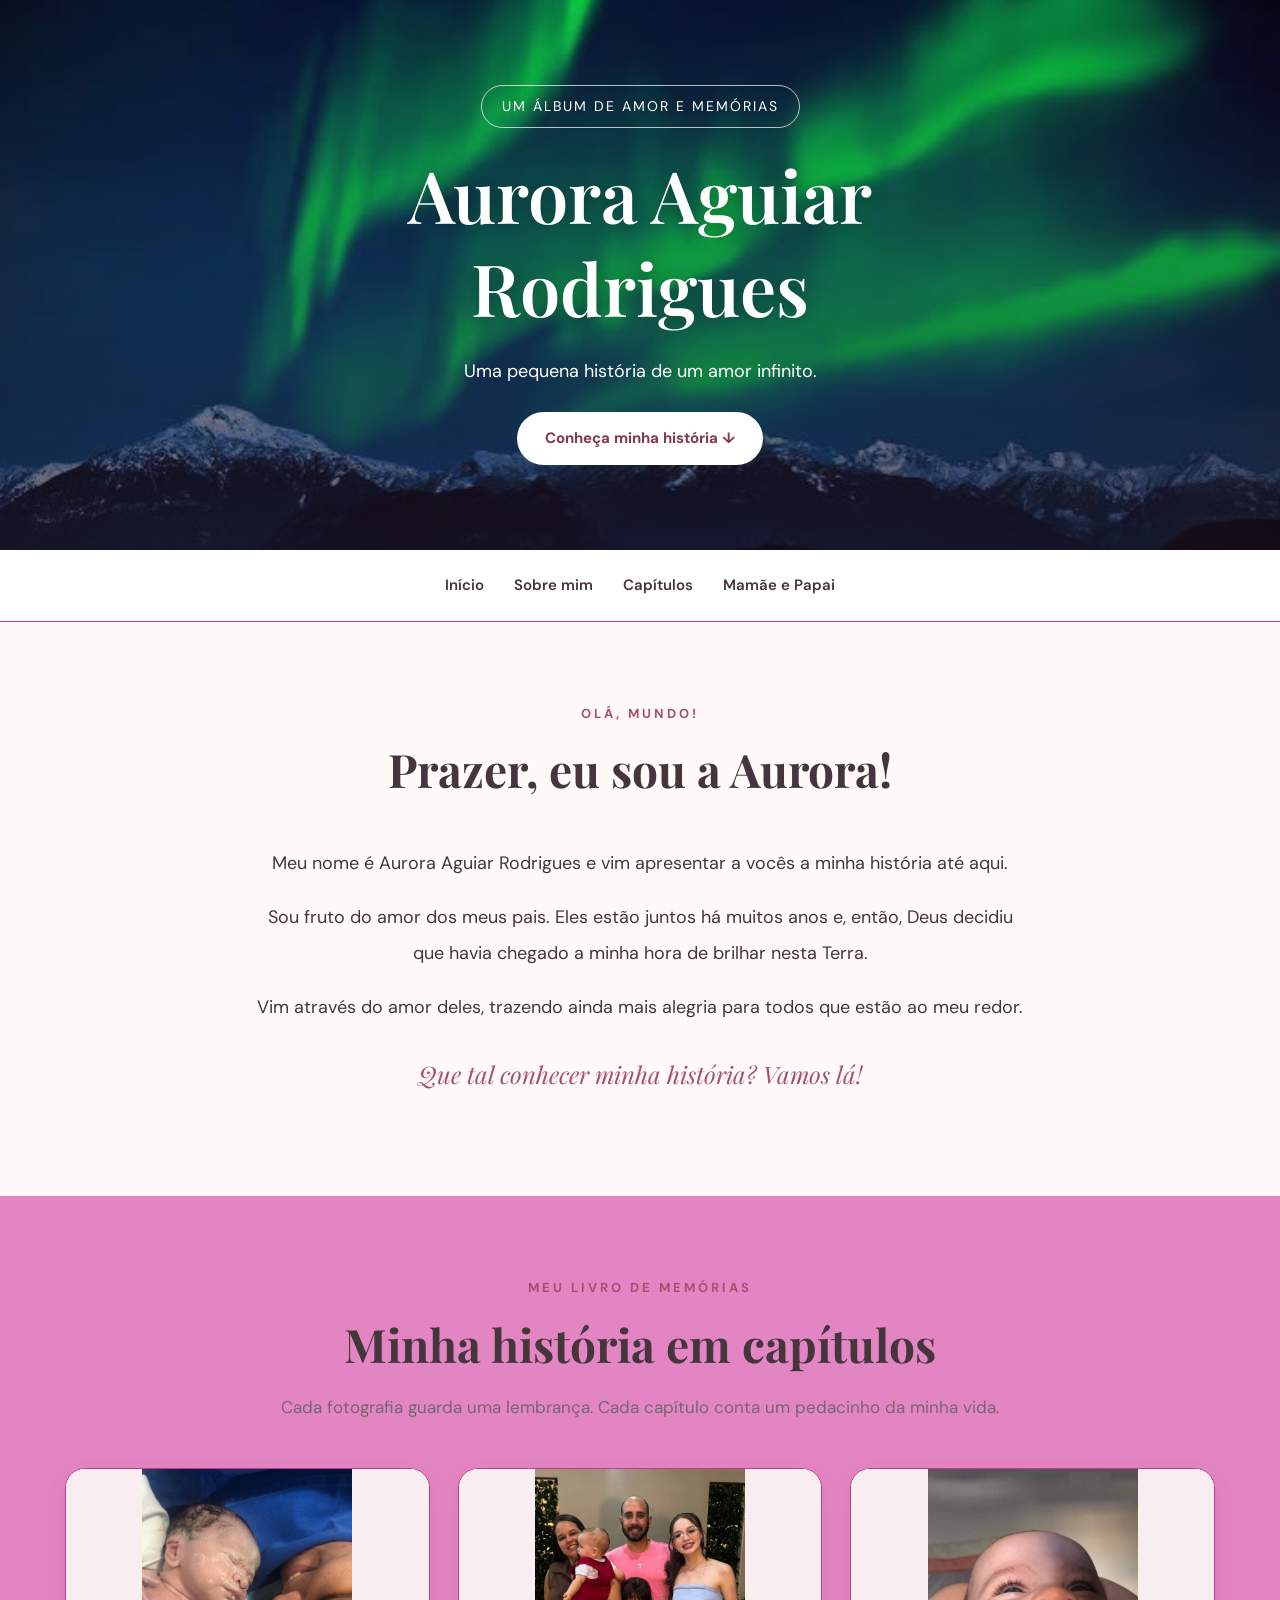
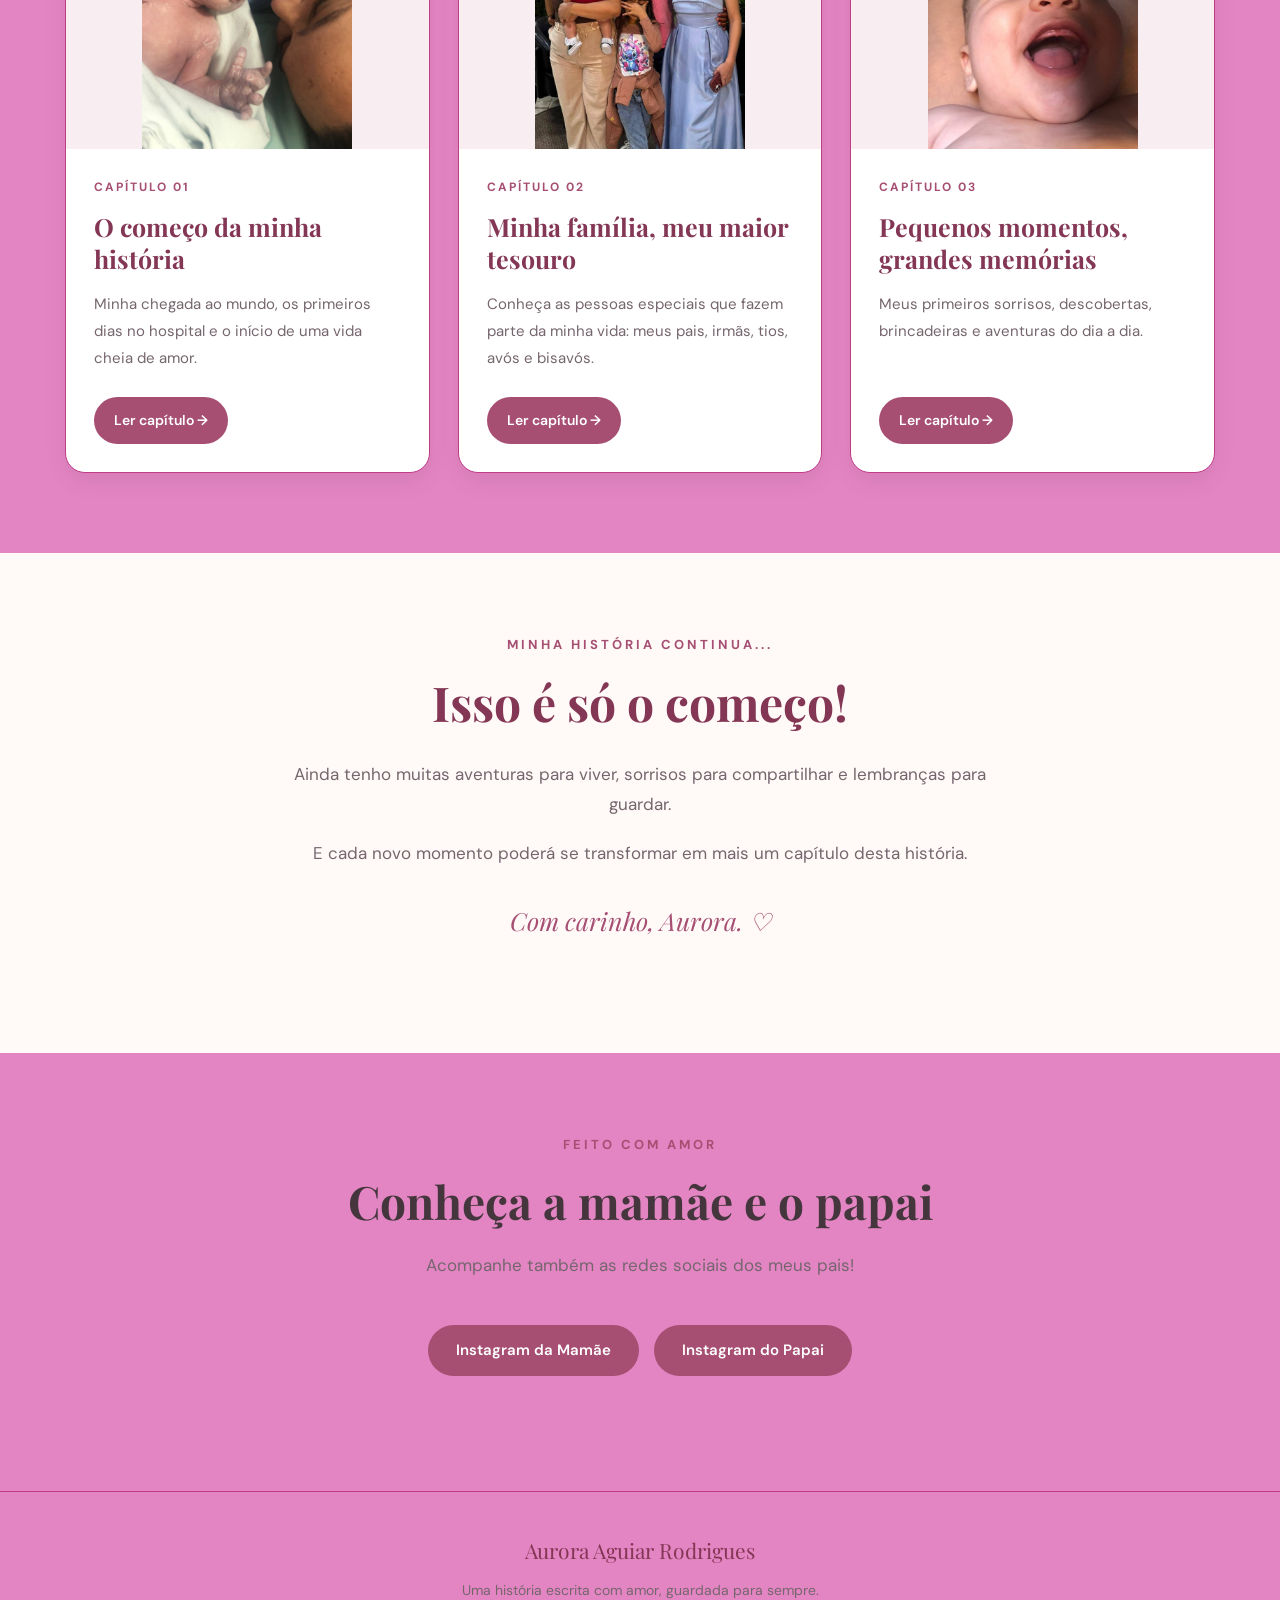
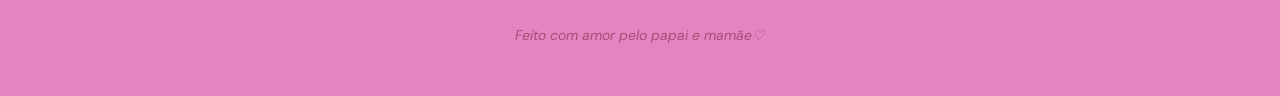
<file: index.html>
<!DOCTYPE html>
<html lang="pt-BR">

<head>
    <meta charset="UTF-8">
    <meta name="viewport" content="width=device-width, initial-scale=1.0">

    <meta
        name="description"
        content="A história de Aurora Aguiar Rodrigues, contada em capítulos e guardada com muito amor."
    >

    <title>Aurora Aguiar Rodrigues | Minha História</title>

    <!-- FONTES -->
    <link rel="preconnect" href="https://fonts.googleapis.com">
    <link rel="preconnect" href="https://fonts.gstatic.com" crossorigin>

    <link
        href="https://fonts.googleapis.com/css2?family=DM+Sans:wght@400;500;600;700&family=Playfair+Display:wght@400;500;600;700&display=swap"
        rel="stylesheet"
    >

    <!-- CSS PRINCIPAL -->
    <link rel="stylesheet" href="style.css">
</head>

<body>

    <!-- =====================================
         CABEÇALHO E CAPA
    ====================================== -->

    <header class="cabecalho" id="inicio">

        <div class="capa">

            <img
                src="imagens/capa aurora.jpg"
                alt="Aurora boreal iluminando o céu"
                class="imagem-capa"
            >

            <div class="capa-conteudo">

                <span class="capa-subtitulo">
                    Um álbum de amor e memórias
                </span>

                <h1>Aurora Aguiar Rodrigues</h1>

                <p>
                    Uma pequena história de um amor infinito.
                </p>

                <a href="#capitulos" class="botao-capa">
                    Conheça minha história ↓
                </a>

            </div>

        </div>

    </header>


    <!-- =====================================
         MENU PRINCIPAL
    ====================================== -->

    <nav class="menu" aria-label="Navegação principal">

        <a href="#inicio">Início</a>

        <a href="#apresentacao">Sobre mim</a>

        <a href="#capitulos">Capítulos</a>

        <a href="#redes-sociais">Mamãe e Papai</a>

    </nav>


    <main>

        <!-- =====================================
             APRESENTAÇÃO
        ====================================== -->

        <section class="secao apresentacao" id="apresentacao">

            <div class="container">

                <div class="titulo-secao">

                    <span class="detalhe-titulo">
                        Olá, mundo!
                    </span>

                    <h2>Prazer, eu sou a Aurora!</h2>

                </div>

                <div class="texto-apresentacao">


                    <p>
                        Meu nome é Aurora Aguiar Rodrigues
                        e vim apresentar a vocês a minha
                        história até aqui.
                    </p>

                    <p>
                        Sou fruto do amor dos meus pais.
                        Eles estão juntos há muitos anos
                        e, então, Deus decidiu que havia
                        chegado a minha hora de brilhar
                        nesta Terra.
                    </p>

                    <p>
                        Vim através do amor deles,
                        trazendo ainda mais alegria
                        para todos que estão ao meu redor.
                    </p>

                    <p class="frase-destaque">
                        Que tal conhecer minha história?
                        Vamos lá!
                    </p>

                </div>

            </div>

        </section>


        <!-- =====================================
             CARDS DOS CAPÍTULOS
        ====================================== -->

        <section
            class="secao secao-alternativa"
            id="capitulos"
        >

            <div class="container">

                <div class="titulo-secao">

                    <span class="detalhe-titulo">
                        Meu livro de memórias
                    </span>

                    <h2>Minha história em capítulos</h2>

                    <p>
                        Cada fotografia guarda uma lembrança.
                        Cada capítulo conta um pedacinho
                        da minha vida.
                    </p>

                </div>


                <div class="galeria-capitulos">

                    <!-- CAPÍTULO 1 -->

                    <article class="card-capitulo">

                        <a
                            href="capitulo1.html"
                            class="link-capitulo"
                        >

                            <div class="foto-capitulo">

                                <img
                                    src="imagens/primeira foto.jpg"
                                    alt="Primeira fotografia de Aurora com a mamãe"
                                    loading="lazy"
                                >

                            </div>

                            <div class="conteudo-capitulo">

                                <span class="numero-capitulo">
                                    Capítulo 01
                                </span>

                                <h3>O começo da minha história</h3>

                                <p>
                                    Minha chegada ao mundo,
                                    os primeiros dias no hospital
                                    e o início de uma vida
                                    cheia de amor.
                                </p>

                                <span class="botao-capitulo">
                                    Ler capítulo →
                                </span>

                            </div>

                        </a>

                    </article>


                    <!-- CAPÍTULO 2 -->

                    <article class="card-capitulo">

                        <a
                            href="capitulo2.html"
                            class="link-capitulo"
                        >

                            <div class="foto-capitulo">

                                <img
                                    src="imagens/familia.jpg"
                                    alt="Aurora com sua família"
                                    loading="lazy"
                                >

                            </div>

                            <div class="conteudo-capitulo">

                                <span class="numero-capitulo">
                                    Capítulo 02
                                </span>

                                <h3>Minha família, meu maior tesouro</h3>

                                <p>
                                    Conheça as pessoas especiais
                                    que fazem parte da minha vida:
                                    meus pais, irmãs, tios,
                                    avós e bisavós.
                                </p>

                                <span class="botao-capitulo">
                                    Ler capítulo →
                                </span>

                            </div>

                        </a>

                    </article>


                    <!-- CAPÍTULO 3 -->

                    <article class="card-capitulo">

                        <a
                            href="capitulo3.html"
                            class="link-capitulo"
                        >

                            <div class="foto-capitulo">

                                <img
                                    src="imagens/sorriso.jpg"
                                    alt="Aurora mostrando seu sorriso banguelinho"
                                    loading="lazy"
                                >

                            </div>

                            <div class="conteudo-capitulo">

                                <span class="numero-capitulo">
                                    Capítulo 03
                                </span>

                                <h3>Pequenos momentos, grandes memórias</h3>

                                <p>
                                    Meus primeiros sorrisos,
                                    descobertas, brincadeiras
                                    e aventuras do dia a dia.
                                </p>

                                <span class="botao-capitulo">
                                    Ler capítulo →
                                </span>

                            </div>

                        </a>

                    </article>

                </div>

            </div>

        </section>


        <!-- =====================================
             MENSAGEM ESPECIAL
        ====================================== -->

        <section class="secao mensagem-final">

            <div class="container">

                <span class="detalhe-titulo">
                    Minha história continua...
                </span>

                <h2>Isso é só o começo!</h2>

                <p>
                    Ainda tenho muitas aventuras
                    para viver, sorrisos para compartilhar
                    e lembranças para guardar.
                </p>

                <p>
                    E cada novo momento poderá
                    se transformar em mais um capítulo
                    desta história.
                </p>

                <p class="assinatura">
                    Com carinho, Aurora. ♡
                </p>

            </div>

        </section>


        <!-- =====================================
             INSTAGRAM DOS PAIS
        ====================================== -->

        <section
            class="secao secao-alternativa"
            id="redes-sociais"
        >

            <div class="container">

                <div class="titulo-secao">

                    <span class="detalhe-titulo">
                        Feito com amor
                    </span>

                    <h2>Conheça a mamãe e o papai</h2>

                    <p>
                        Acompanhe também as redes sociais
                        dos meus pais!
                    </p>

                </div>

                <div class="redes-sociais">

                    <a
                        href="https://www.instagram.com/thaisreginadourado/"
                        target="_blank"
                        rel="noopener noreferrer"
                        class="botao-social"
                    >
                        Instagram da Mamãe
                    </a>

                    <a
                        href="https://www.instagram.com/juliocezharr.dev/"
                        target="_blank"
                        rel="noopener noreferrer"
                        class="botao-social"
                    >
                        Instagram do Papai
                    </a>

                </div>

            </div>

        </section>

    </main>


    <!-- =====================================
         RODAPÉ
    ====================================== -->

    <footer class="rodape">

        <p>Aurora Aguiar Rodrigues</p>

        <p>
            Uma história escrita com amor,
            guardada para sempre.
        </p>

        <p class="credito">
            Feito com amor pelo papai e mamãe♡
        </p>

    </footer>

</body>
</html>
</file>
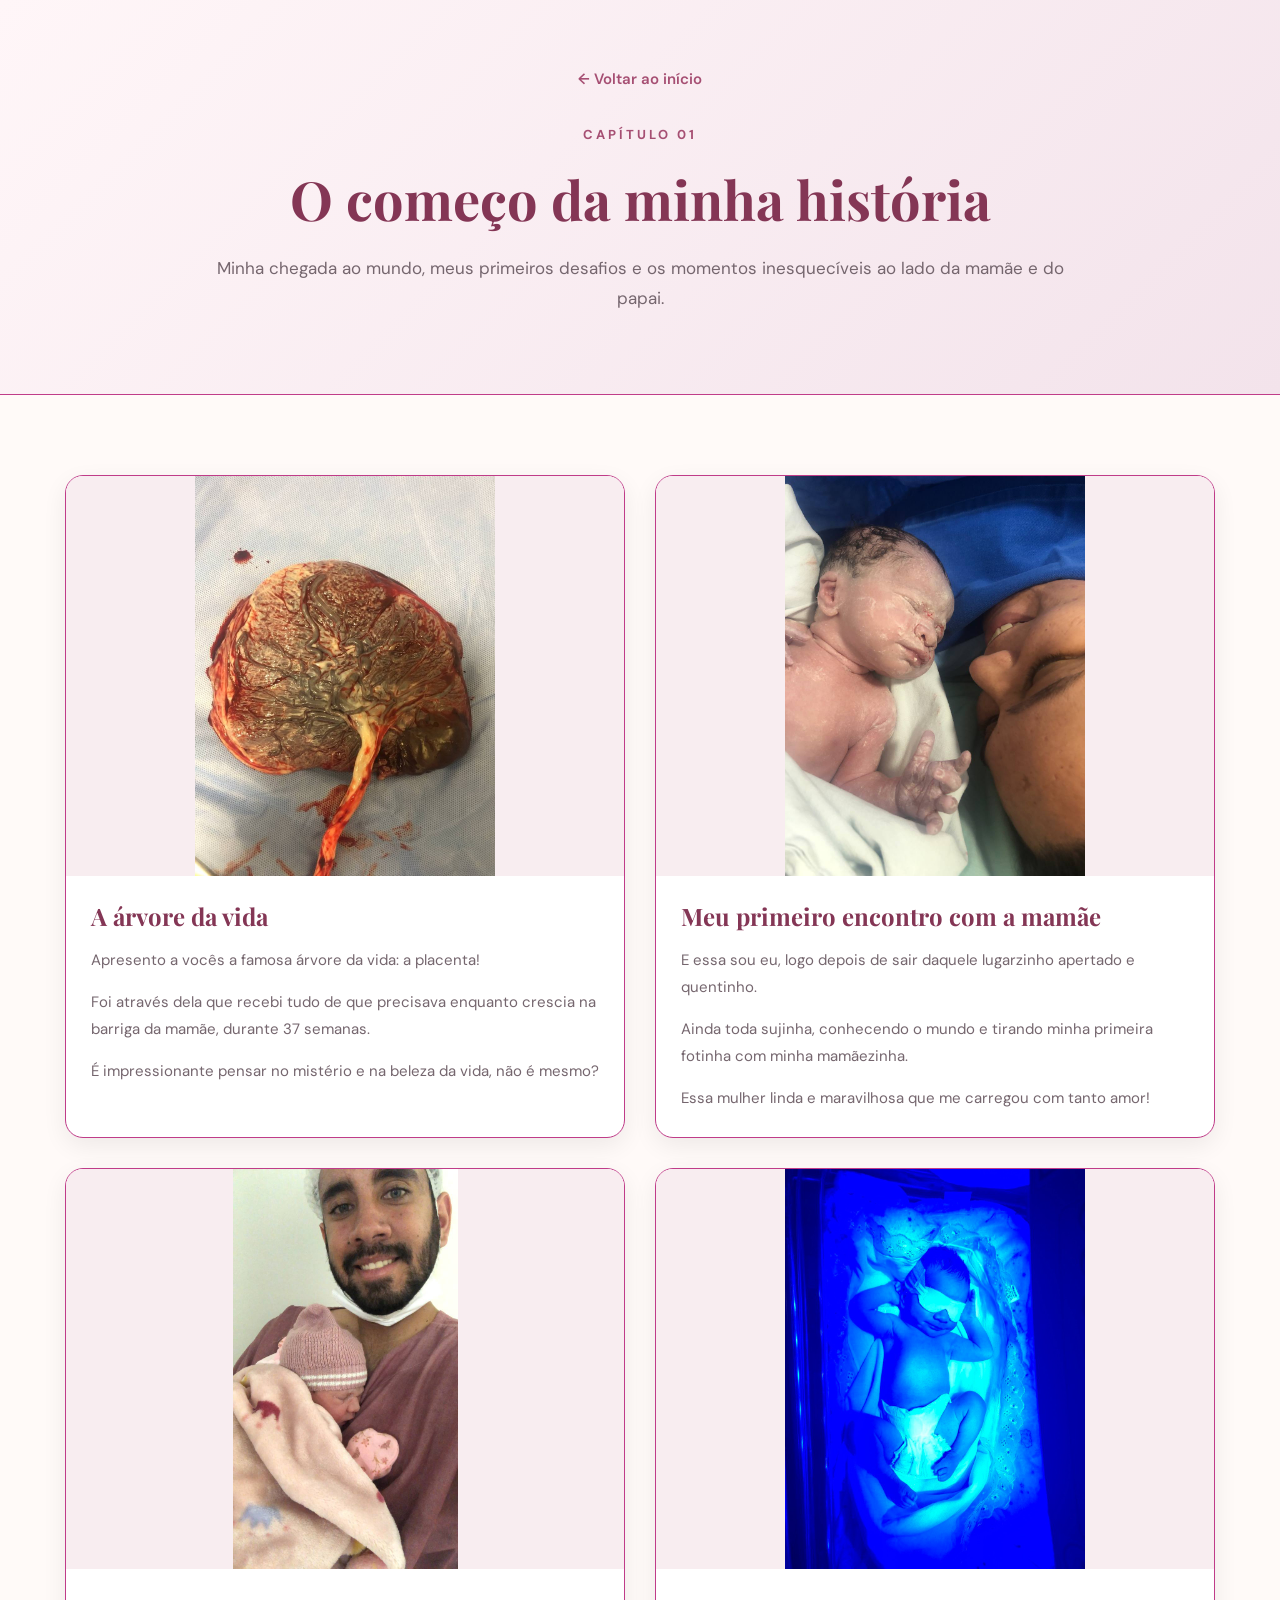
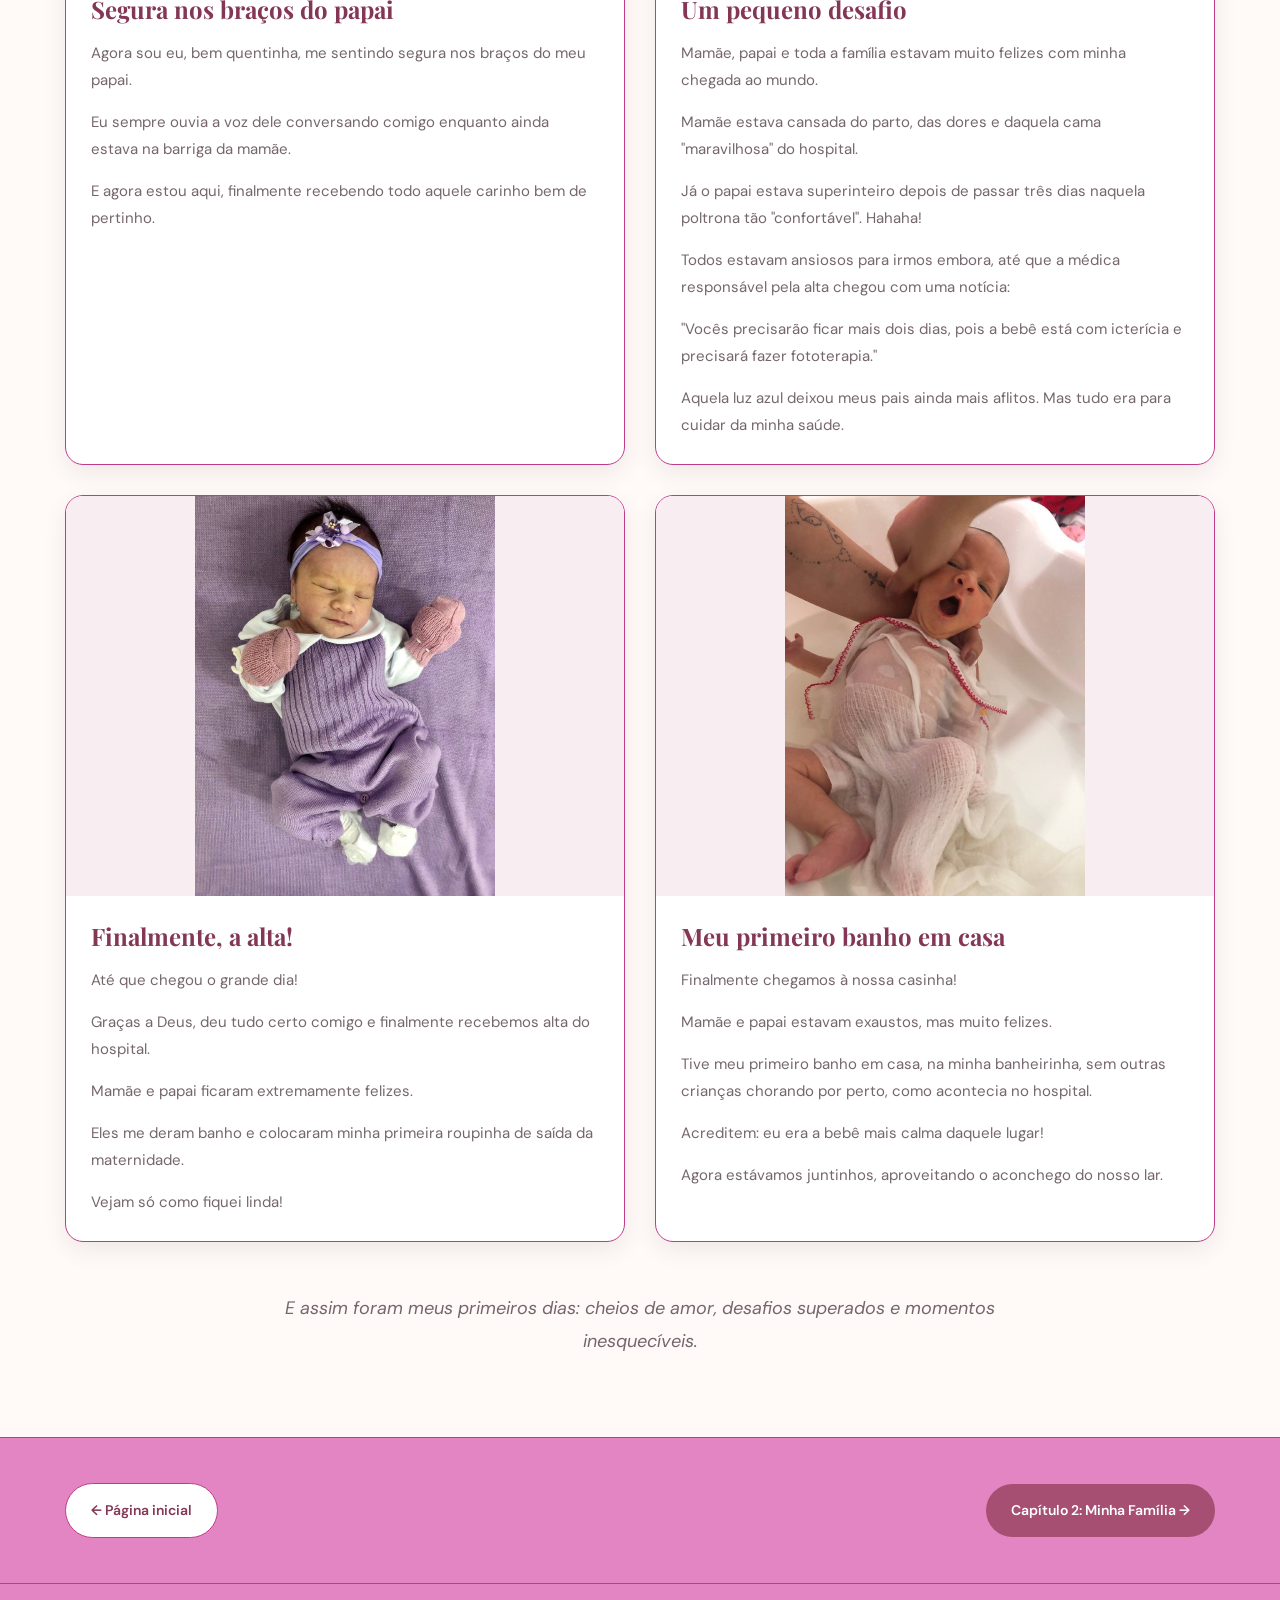
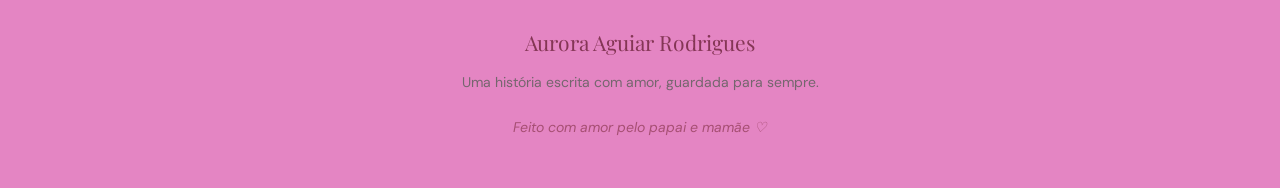
<file: capitulo1.html>
<!DOCTYPE html>
<html lang="pt-BR">

<head>
    <meta charset="UTF-8">
    <meta name="viewport" content="width=device-width, initial-scale=1.0">

    <meta
        name="description"
        content="Capítulo 1 da história de Aurora Aguiar Rodrigues: seu nascimento e seus primeiros dias de vida."
    >

    <title>Capítulo 1 | O Nascimento da Aurora</title>

    <!-- FONTES -->
    <link rel="preconnect" href="https://fonts.googleapis.com">
    <link rel="preconnect" href="https://fonts.gstatic.com" crossorigin>

    <link
        href="https://fonts.googleapis.com/css2?family=DM+Sans:wght@400;500;600;700&family=Playfair+Display:wght@400;500;600;700&display=swap"
        rel="stylesheet"
    >

    <!-- CSS -->
    <link rel="stylesheet" href="style.css">
</head>

<body>

    <!-- =====================================
         CABEÇALHO DO CAPÍTULO
    ====================================== -->

    <header class="cabecalho-capitulo">

        <div class="container">

            <a href="index.html" class="link-inicio">
                ← Voltar ao início
            </a>

            <span class="detalhe-titulo">
                Capítulo 01
            </span>

            <h1>O começo da minha história</h1>

            <p>
                Minha chegada ao mundo, meus primeiros
                desafios e os momentos inesquecíveis
                ao lado da mamãe e do papai.
            </p>

        </div>

    </header>


    <main>

        <!-- =====================================
             HISTÓRIA DO NASCIMENTO
        ====================================== -->

        <section class="secao secao-capitulo">

            <div class="container">

                <div class="galeria">

                    <!-- FOTO 01 - PLACENTA -->

                    <article class="card-memoria">

                        <div class="foto-memoria">
                            <img
                                src="imagens/placenta.jpg"
                                alt="A placenta de Aurora"
                            >
                        </div>

                        <div class="conteudo-memoria">

                            <h2>A árvore da vida</h2>

                            <p>
                                Apresento a vocês a famosa
                                árvore da vida: a placenta!
                            </p>

                            <p>
                                Foi através dela que recebi
                                tudo de que precisava enquanto
                                crescia na barriga da mamãe,
                                durante 37 semanas.
                            </p>

                            <p>
                                É impressionante pensar
                                no mistério e na beleza
                                da vida, não é mesmo?
                            </p>

                        </div>

                    </article>


                    <!-- FOTO 02 - MAMÃE -->

                    <article class="card-memoria">

                        <div class="foto-memoria">
                            <img
                                src="imagens/primeira foto.jpg"
                                alt="Primeira fotografia de Aurora com a mamãe"
                            >
                        </div>

                        <div class="conteudo-memoria">

                            <h2>Meu primeiro encontro com a mamãe</h2>

                            <p>
                                E essa sou eu, logo depois
                                de sair daquele lugarzinho
                                apertado e quentinho.
                            </p>

                            <p>
                                Ainda toda sujinha,
                                conhecendo o mundo e tirando
                                minha primeira fotinha com
                                minha mamãezinha.
                            </p>

                            <p>
                                Essa mulher linda e maravilhosa
                                que me carregou com tanto amor!
                            </p>

                        </div>

                    </article>


                    <!-- FOTO 03 - PAPAI -->

                    <article class="card-memoria">

                        <div class="foto-memoria">
                            <img
                                src="imagens/foto com papai.jpg"
                                alt="Aurora recém-nascida nos braços do papai"
                            >
                        </div>

                        <div class="conteudo-memoria">

                            <h2>Segura nos braços do papai</h2>

                            <p>
                                Agora sou eu, bem quentinha,
                                me sentindo segura nos braços
                                do meu papai.
                            </p>

                            <p>
                                Eu sempre ouvia a voz dele
                                conversando comigo enquanto
                                ainda estava na barriga
                                da mamãe.
                            </p>

                            <p>
                                E agora estou aqui,
                                finalmente recebendo
                                todo aquele carinho
                                bem de pertinho.
                            </p>

                        </div>

                    </article>


                    <!-- FOTO 04 - FOTOTERAPIA -->

                    <article class="card-memoria">

                        <div class="foto-memoria">
                            <img
                                src="imagens/fototerapia.jpg"
                                alt="Aurora recebendo fototerapia no hospital"
                            >
                        </div>

                        <div class="conteudo-memoria">

                            <h2>Um pequeno desafio</h2>

                            <p>
                                Mamãe, papai e toda a família
                                estavam muito felizes com
                                minha chegada ao mundo.
                            </p>

                            <p>
                                Mamãe estava cansada do parto,
                                das dores e daquela cama
                                "maravilhosa" do hospital.
                            </p>

                            <p>
                                Já o papai estava superinteiro
                                depois de passar três dias
                                naquela poltrona tão
                                "confortável". Hahaha!
                            </p>

                            <p>
                                Todos estavam ansiosos para
                                irmos embora, até que a médica
                                responsável pela alta chegou
                                com uma notícia:
                            </p>

                            <p>
                                "Vocês precisarão ficar mais
                                dois dias, pois a bebê está
                                com icterícia e precisará
                                fazer fototerapia."
                            </p>

                            <p>
                                Aquela luz azul deixou
                                meus pais ainda mais aflitos.
                                Mas tudo era para cuidar
                                da minha saúde.
                            </p>

                        </div>

                    </article>


                    <!-- FOTO 05 - SAÍDA DA MATERNIDADE -->

                    <article class="card-memoria">

                        <div class="foto-memoria">
                            <img
                                src="imagens/saida maternidade.jpg"
                                alt="Aurora vestindo sua roupa de saída da maternidade"
                            >
                        </div>

                        <div class="conteudo-memoria">

                            <h2>Finalmente, a alta!</h2>

                            <p>
                                Até que chegou o grande dia!
                            </p>

                            <p>
                                Graças a Deus, deu tudo certo
                                comigo e finalmente recebemos
                                alta do hospital.
                            </p>

                            <p>
                                Mamãe e papai ficaram
                                extremamente felizes.
                            </p>

                            <p>
                                Eles me deram banho e
                                colocaram minha primeira
                                roupinha de saída
                                da maternidade.
                            </p>

                            <p>
                                Vejam só como fiquei linda!
                            </p>

                        </div>

                    </article>


                    <!-- FOTO 06 - PRIMEIRO BANHO EM CASA -->

                    <article class="card-memoria">

                        <div class="foto-memoria">
                            <img
                                src="imagens/banho em casa.jpg"
                                alt="Primeiro banho de Aurora em casa"
                            >
                        </div>

                        <div class="conteudo-memoria">

                            <h2>Meu primeiro banho em casa</h2>

                            <p>
                                Finalmente chegamos
                                à nossa casinha!
                            </p>

                            <p>
                                Mamãe e papai estavam exaustos,
                                mas muito felizes.
                            </p>

                            <p>
                                Tive meu primeiro banho em casa,
                                na minha banheirinha, sem outras
                                crianças chorando por perto,
                                como acontecia no hospital.
                            </p>

                            <p>
                                Acreditem: eu era a bebê
                                mais calma daquele lugar!
                            </p>

                            <p>
                                Agora estávamos juntinhos,
                                aproveitando o aconchego
                                do nosso lar.
                            </p>

                        </div>

                    </article>

                </div>

                <!-- ENCERRAMENTO -->

                <p class="encerramento-secao">
                    E assim foram meus primeiros dias:
                    cheios de amor, desafios superados
                    e momentos inesquecíveis.
                </p>

            </div>

        </section>


        <!-- =====================================
             NAVEGAÇÃO ENTRE CAPÍTULOS
        ====================================== -->

        <section class="navegacao-capitulos">

            <div class="container">

                <a
                    href="index.html"
                    class="botao-navegacao botao-anterior"
                >
                    ← Página inicial
                </a>

                <a
                    href="capitulo2.html"
                    class="botao-navegacao botao-proximo"
                >
                    Capítulo 2: Minha Família →
                </a>

            </div>

        </section>

    </main>


    <!-- RODAPÉ -->

    <footer class="rodape">

        <p>Aurora Aguiar Rodrigues</p>

        <p>
            Uma história escrita com amor,
            guardada para sempre.
        </p>

        <p class="credito">
            Feito com amor pelo papai e mamãe ♡
        </p>

    </footer>

</body>
</html>
</file>
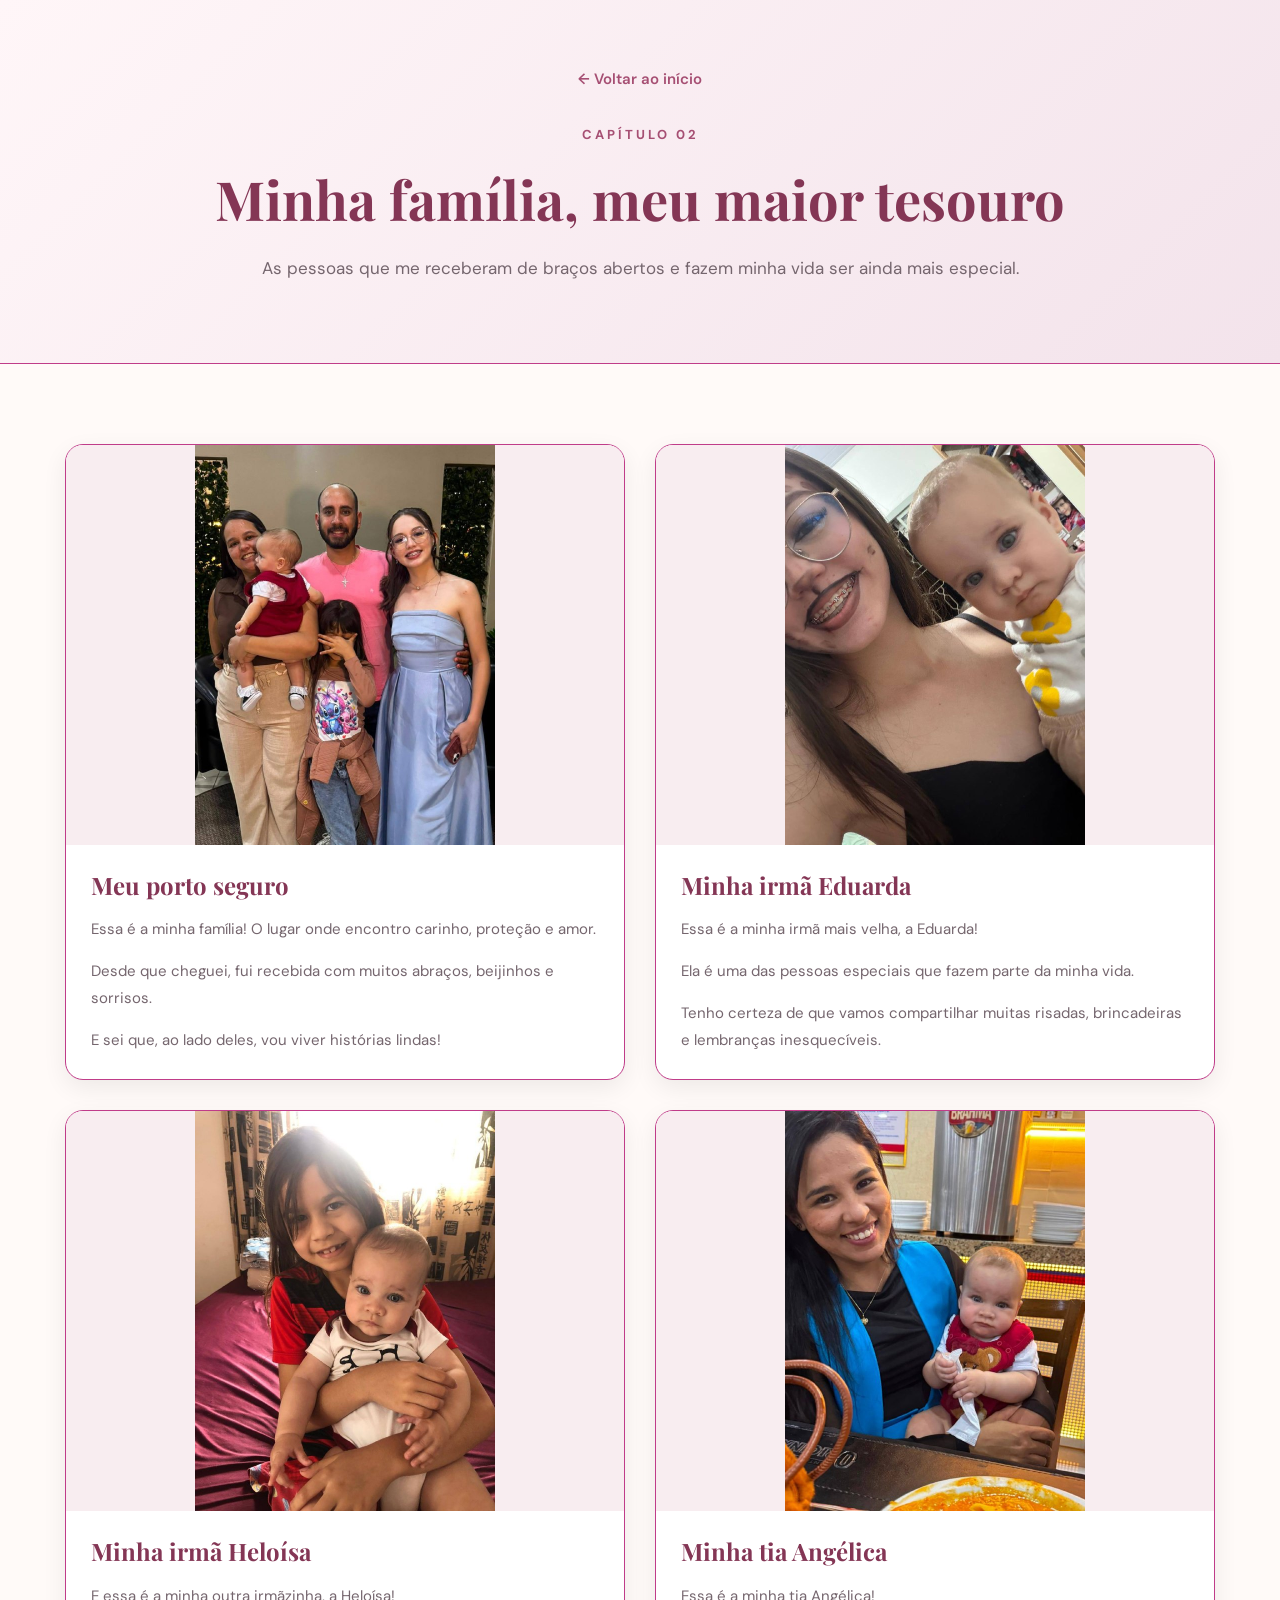
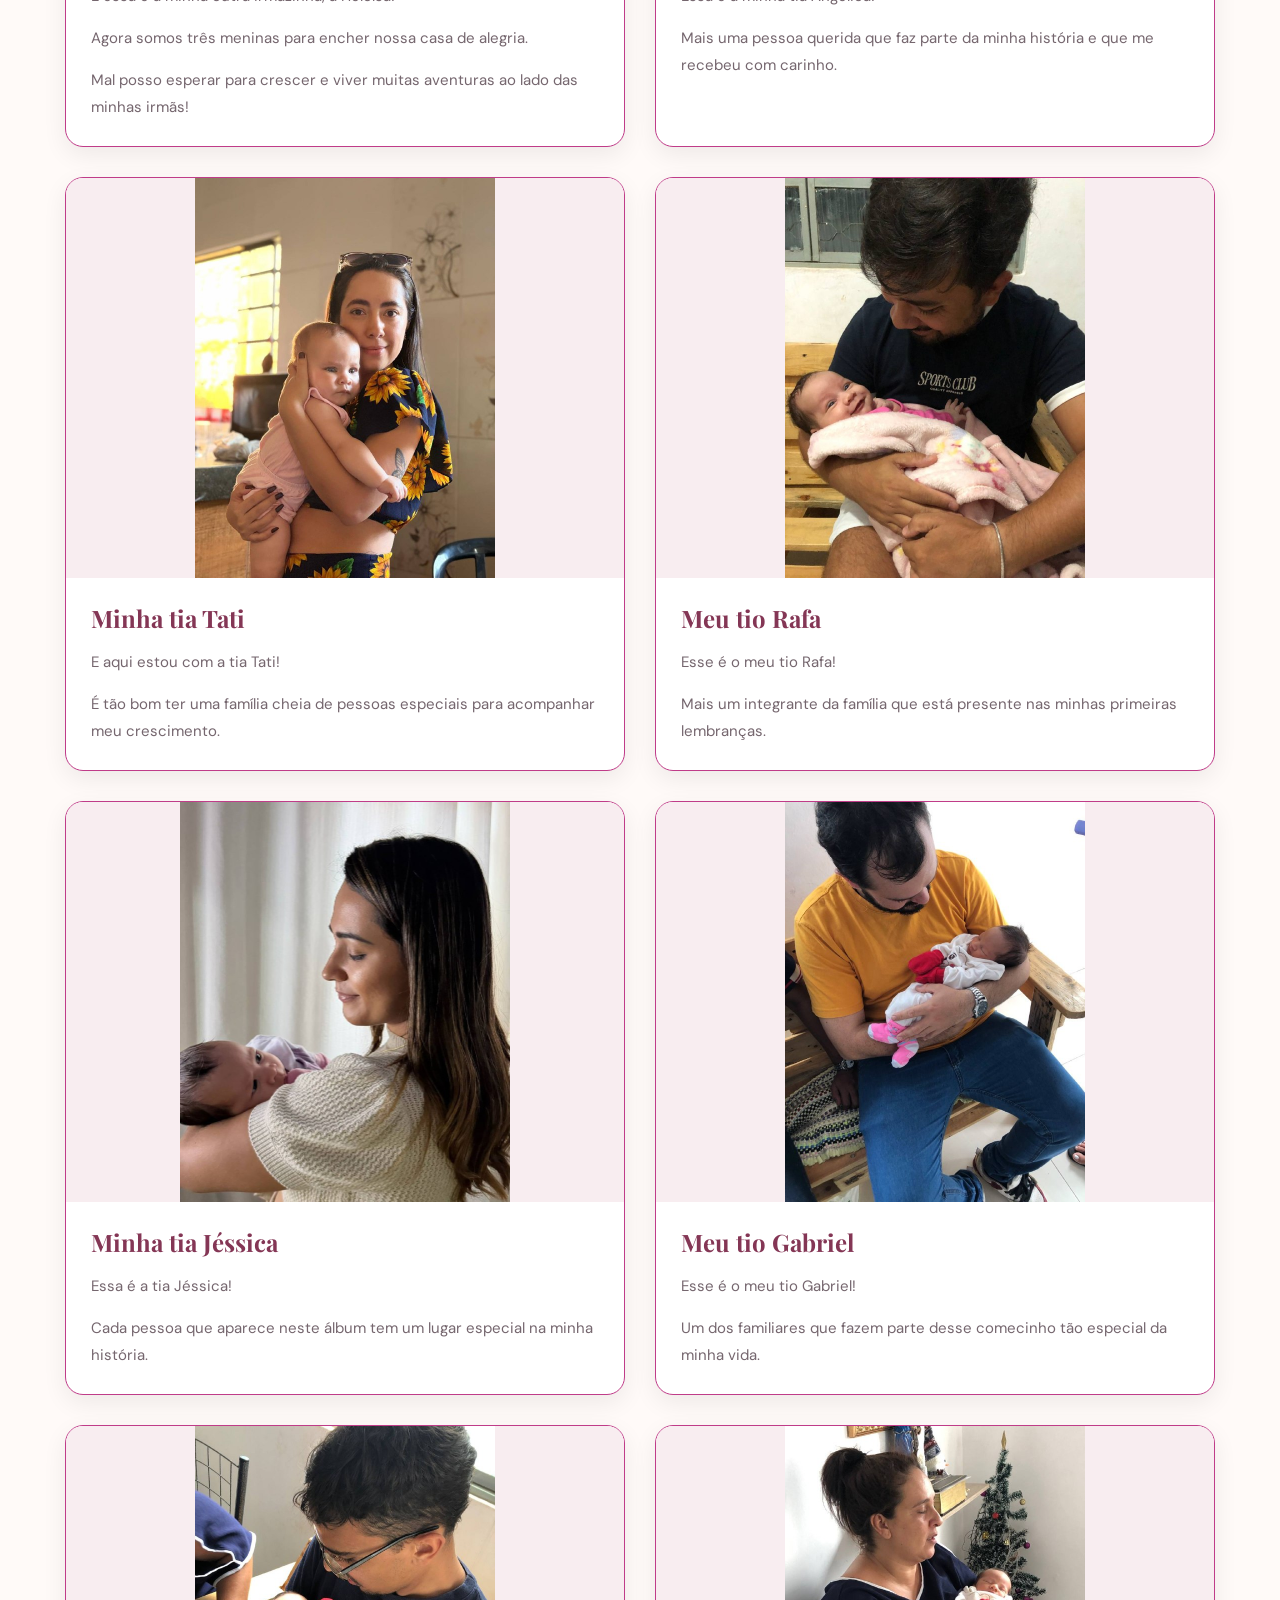
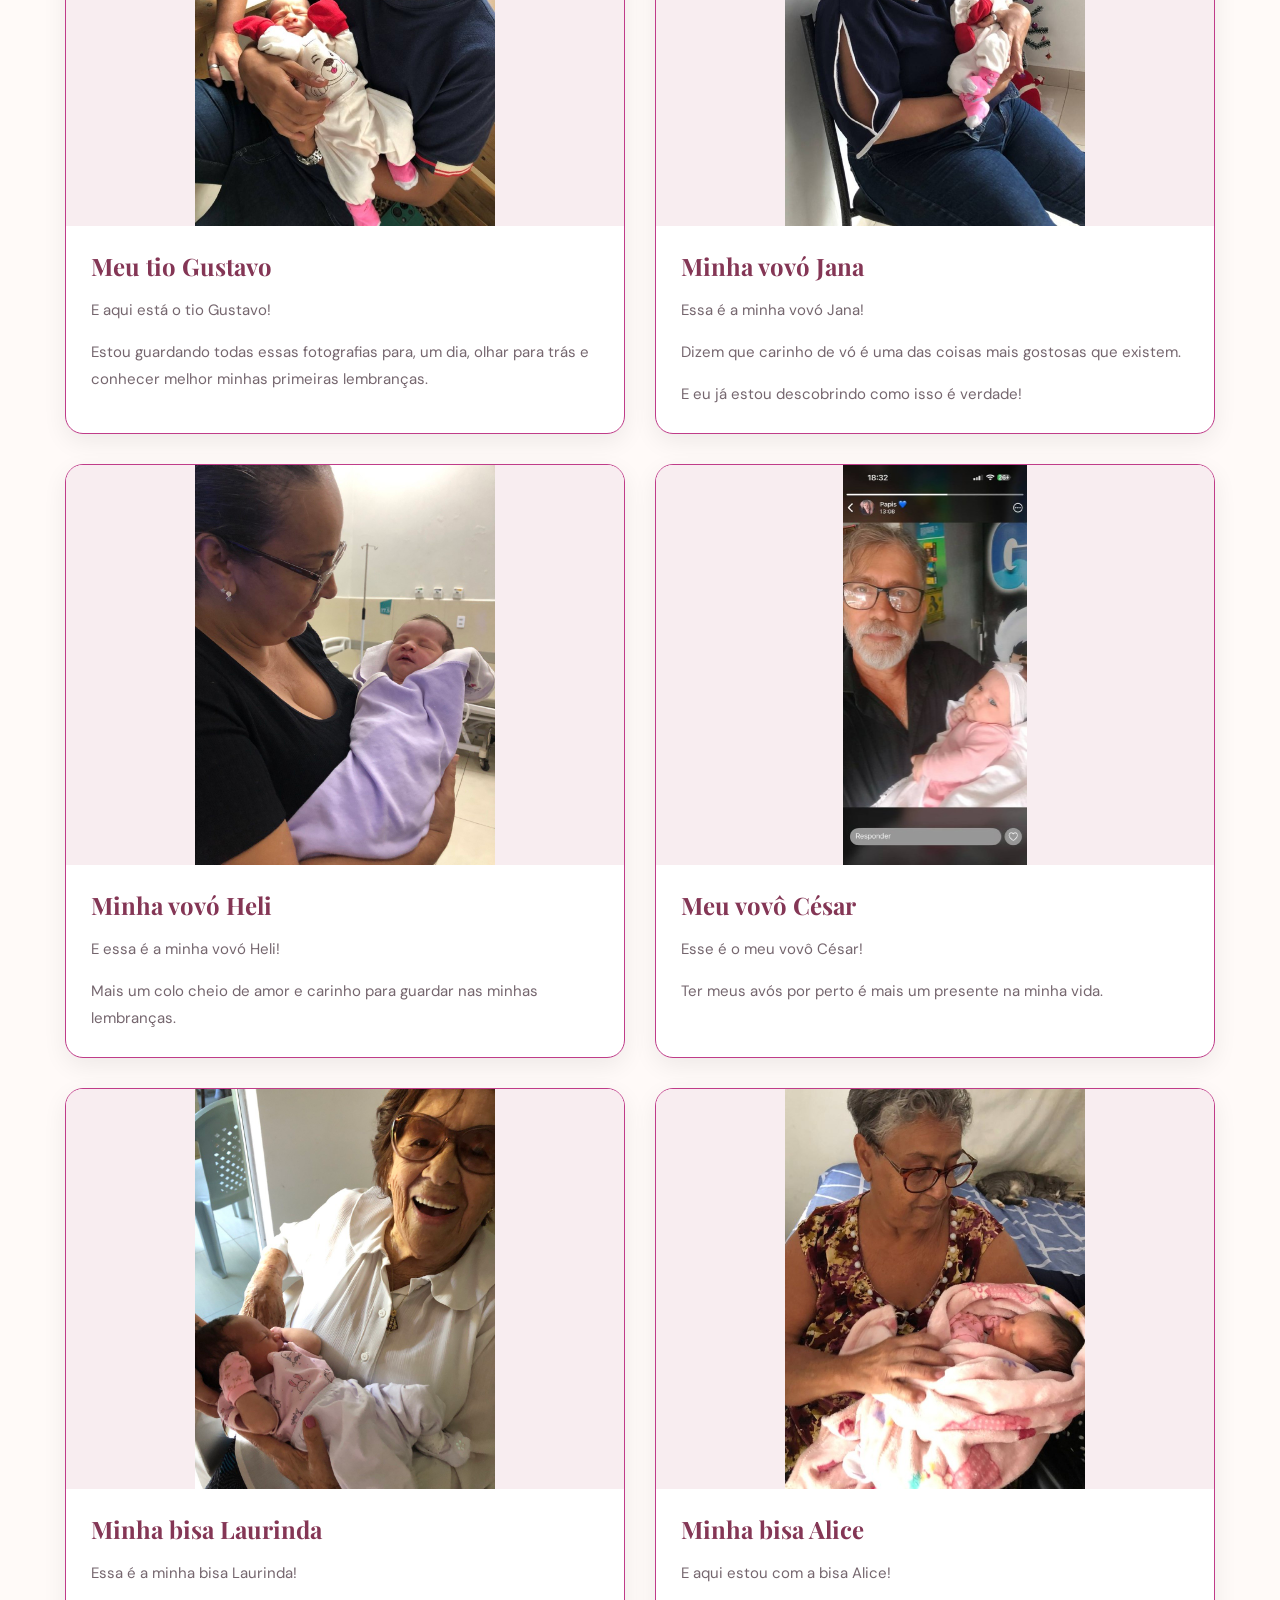
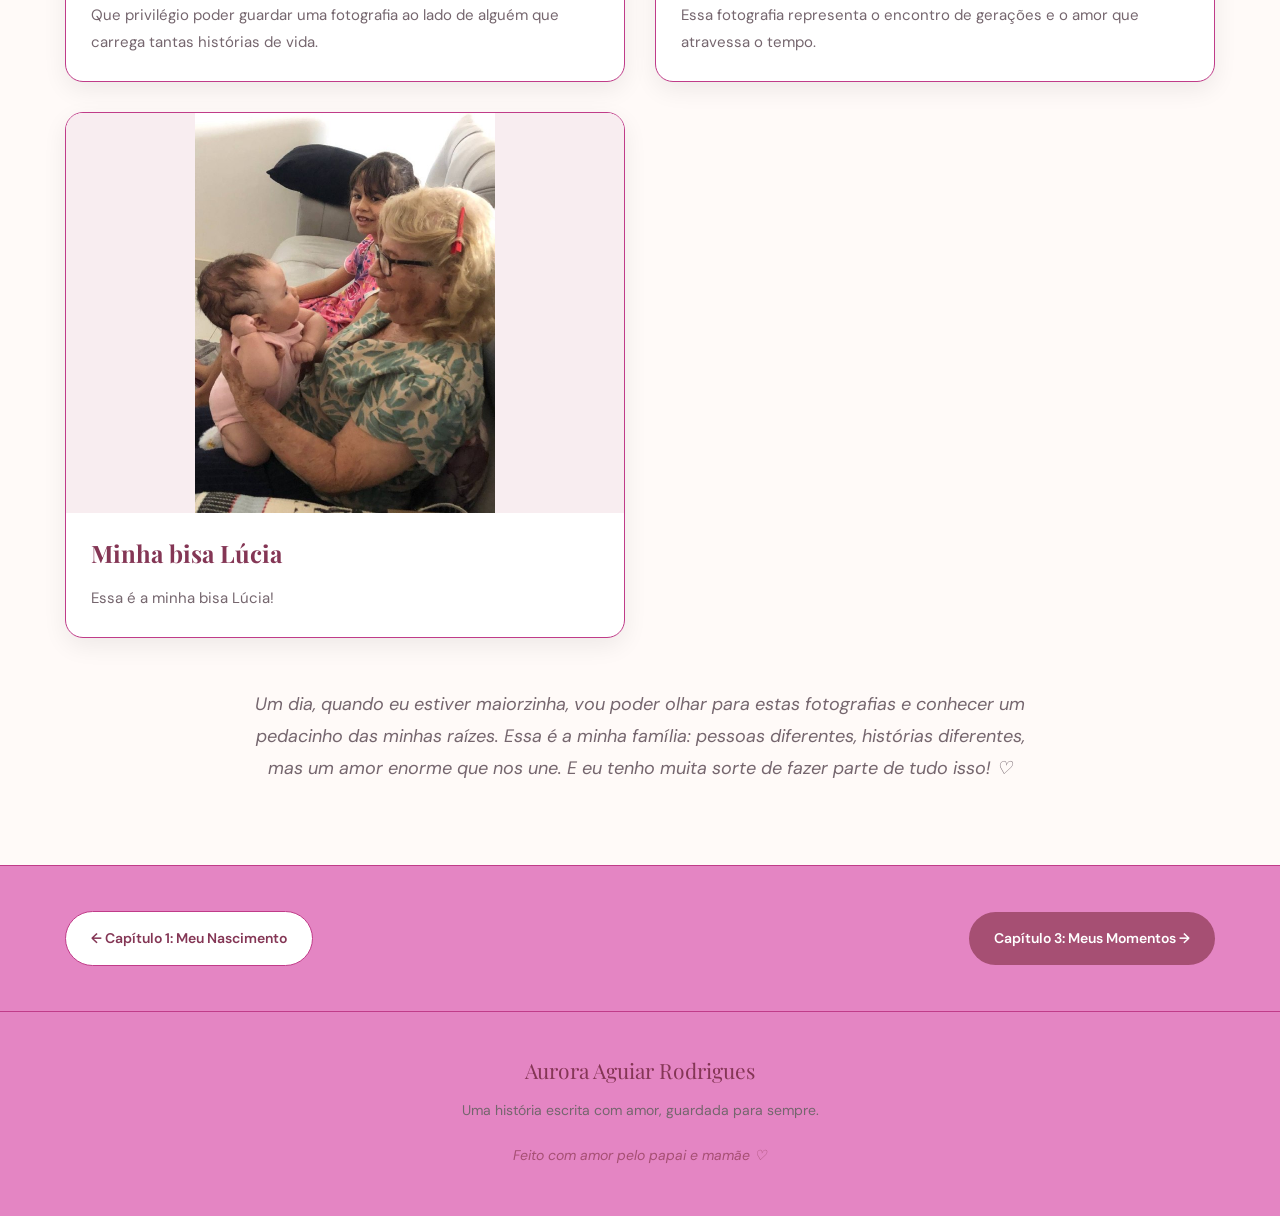
<file: capitulo2.html>
<!DOCTYPE html>
<html lang="pt-BR">

<head>
    <meta charset="UTF-8">
    <meta name="viewport" content="width=device-width, initial-scale=1.0">

    <meta
        name="description"
        content="Capítulo 2 da história de Aurora Aguiar Rodrigues: conheça a família que a cerca de amor."
    >

    <title>Capítulo 2 | Minha Família - Aurora</title>

    <!-- FONTES -->
    <link rel="preconnect" href="https://fonts.googleapis.com">
    <link rel="preconnect" href="https://fonts.gstatic.com" crossorigin>

    <link
        href="https://fonts.googleapis.com/css2?family=DM+Sans:wght@400;500;600;700&family=Playfair+Display:wght@400;500;600;700&display=swap"
        rel="stylesheet"
    >

    <!-- CSS PRINCIPAL -->
    <link rel="stylesheet" href="style.css">
</head>

<body>

    <!-- =====================================
         CABEÇALHO DO CAPÍTULO
    ====================================== -->

    <header class="cabecalho-capitulo">

        <div class="container">

            <a href="index.html" class="link-inicio">
                ← Voltar ao início
            </a>

            <span class="detalhe-titulo">
                Capítulo 02
            </span>

            <h1>Minha família, meu maior tesouro</h1>

            <p>
                As pessoas que me receberam de braços abertos
                e fazem minha vida ser ainda mais especial.
            </p>

        </div>

    </header>


    <main>

        <!-- =====================================
             MINHA FAMÍLIA
        ====================================== -->

        <section class="secao secao-capitulo">

            <div class="container">

                <div class="galeria">

                    <!-- FOTO 01 - FAMÍLIA -->

                    <article class="card-memoria">

                        <div class="foto-memoria">
                            <img
                                src="imagens/familia.jpg"
                                alt="Aurora com sua família"
                                loading="lazy"
                            >
                        </div>

                        <div class="conteudo-memoria">

                            <h2>Meu porto seguro</h2>

                            <p>
                                Essa é a minha família!
                                O lugar onde encontro
                                carinho, proteção e amor.
                            </p>

                            <p>
                                Desde que cheguei, fui recebida
                                com muitos abraços, beijinhos
                                e sorrisos.
                            </p>

                            <p>
                                E sei que, ao lado deles,
                                vou viver histórias lindas!
                            </p>

                        </div>

                    </article>


                    <!-- FOTO 02 - EDUARDA -->

                    <article class="card-memoria">

                        <div class="foto-memoria">
                            <img
                                src="imagens/maninha mais velha.jpg"
                                alt="Aurora com sua irmã mais velha, Eduarda"
                                loading="lazy"
                            >
                        </div>

                        <div class="conteudo-memoria">

                            <h2>Minha irmã Eduarda</h2>

                            <p>
                                Essa é a minha irmã mais velha,
                                a Eduarda!
                            </p>

                            <p>
                                Ela é uma das pessoas especiais
                                que fazem parte da minha vida.
                            </p>

                            <p>
                                Tenho certeza de que vamos
                                compartilhar muitas risadas,
                                brincadeiras e lembranças
                                inesquecíveis.
                            </p>

                        </div>

                    </article>


                    <!-- FOTO 03 - HELOÍSA -->

                    <article class="card-memoria">

                        <div class="foto-memoria">
                            <img
                                src="imagens/irma heloisa.jpg"
                                alt="Aurora com sua irmã Heloísa"
                                loading="lazy"
                            >
                        </div>

                        <div class="conteudo-memoria">

                            <h2>Minha irmã Heloísa</h2>

                            <p>
                                E essa é a minha outra irmãzinha,
                                a Heloísa!
                            </p>

                            <p>
                                Agora somos três meninas
                                para encher nossa casa
                                de alegria.
                            </p>

                            <p>
                                Mal posso esperar para crescer
                                e viver muitas aventuras
                                ao lado das minhas irmãs!
                            </p>

                        </div>

                    </article>


                    <!-- FOTO 04 - TIA ANGÉLICA -->

                    <article class="card-memoria">

                        <div class="foto-memoria">
                            <img
                                src="imagens/tia angelica.jpg"
                                alt="Aurora com a tia Angélica"
                                loading="lazy"
                            >
                        </div>

                        <div class="conteudo-memoria">

                            <h2>Minha tia Angélica</h2>

                            <p>
                                Essa é a minha tia Angélica!
                            </p>

                            <p>
                                Mais uma pessoa querida
                                que faz parte da minha história
                                e que me recebeu com carinho.
                            </p>

                        </div>

                    </article>


                    <!-- FOTO 05 - TIA TATI -->

                    <article class="card-memoria">

                        <div class="foto-memoria">
                            <img
                                src="imagens/tia tati.jpg"
                                alt="Aurora com a tia Tati"
                                loading="lazy"
                            >
                        </div>

                        <div class="conteudo-memoria">

                            <h2>Minha tia Tati</h2>

                            <p>
                                E aqui estou com a tia Tati!
                            </p>

                            <p>
                                É tão bom ter uma família
                                cheia de pessoas especiais
                                para acompanhar meu crescimento.
                            </p>

                        </div>

                    </article>


                    <!-- FOTO 06 - TIO RAFA -->

                    <article class="card-memoria">

                        <div class="foto-memoria">
                            <img
                                src="imagens/tio rafa.jpg"
                                alt="Aurora com o tio Rafa"
                                loading="lazy"
                            >
                        </div>

                        <div class="conteudo-memoria">

                            <h2>Meu tio Rafa</h2>

                            <p>
                                Esse é o meu tio Rafa!
                            </p>

                            <p>
                                Mais um integrante da família
                                que está presente nas minhas
                                primeiras lembranças.
                            </p>

                        </div>

                    </article>


                    <!-- FOTO 07 - TIA JÉSSICA -->

                    <article class="card-memoria">

                        <div class="foto-memoria">
                            <img
                                src="imagens/tia jessica.jpg"
                                alt="Aurora com a tia Jéssica"
                                loading="lazy"
                            >
                        </div>

                        <div class="conteudo-memoria">

                            <h2>Minha tia Jéssica</h2>

                            <p>
                                Essa é a tia Jéssica!
                            </p>

                            <p>
                                Cada pessoa que aparece
                                neste álbum tem um lugar
                                especial na minha história.
                            </p>

                        </div>

                    </article>


                    <!-- FOTO 08 - TIO GABRIEL -->

                    <article class="card-memoria">

                        <div class="foto-memoria">
                            <img
                                src="imagens/tio grabriel.jpg"
                                alt="Aurora com o tio Gabriel"
                                loading="lazy"
                            >
                        </div>

                        <div class="conteudo-memoria">

                            <h2>Meu tio Gabriel</h2>

                            <p>
                                Esse é o meu tio Gabriel!
                            </p>

                            <p>
                                Um dos familiares que fazem
                                parte desse comecinho
                                tão especial da minha vida.
                            </p>

                        </div>

                    </article>


                    <!-- FOTO 09 - TIO GUSTAVO -->

                    <article class="card-memoria">

                        <div class="foto-memoria">
                            <img
                                src="imagens/tio gustavo.jpg"
                                alt="Aurora com o tio Gustavo"
                                loading="lazy"
                            >
                        </div>

                        <div class="conteudo-memoria">

                            <h2>Meu tio Gustavo</h2>

                            <p>
                                E aqui está o tio Gustavo!
                            </p>

                            <p>
                                Estou guardando todas essas
                                fotografias para, um dia,
                                olhar para trás e conhecer
                                melhor minhas primeiras
                                lembranças.
                            </p>

                        </div>

                    </article>


                    <!-- FOTO 10 - VÓ JANA -->

                    <article class="card-memoria">

                        <div class="foto-memoria">
                            <img
                                src="imagens/tia vo jana.jpg"
                                alt="Aurora com a vovó Jana"
                                loading="lazy"
                            >
                        </div>

                        <div class="conteudo-memoria">

                            <h2>Minha vovó Jana</h2>

                            <p>
                                Essa é a minha vovó Jana!
                            </p>

                            <p>
                                Dizem que carinho de vó
                                é uma das coisas mais gostosas
                                que existem.
                            </p>

                            <p>
                                E eu já estou descobrindo
                                como isso é verdade!
                            </p>

                        </div>

                    </article>


                    <!-- FOTO 11 - VÓ HELI -->

                    <article class="card-memoria">

                        <div class="foto-memoria">
                            <img
                                src="imagens/vo heli.jpg"
                                alt="Aurora com a vovó Heli"
                                loading="lazy"
                            >
                        </div>

                        <div class="conteudo-memoria">

                            <h2>Minha vovó Heli</h2>

                            <p>
                                E essa é a minha vovó Heli!
                            </p>

                            <p>
                                Mais um colo cheio de amor
                                e carinho para guardar
                                nas minhas lembranças.
                            </p>

                        </div>

                    </article>


                    <!-- FOTO 12 - VOVÔ CÉSAR -->

                    <article class="card-memoria">

                        <div class="foto-memoria">
                            <img
                                src="imagens/vovo cesar.jpg"
                                alt="Aurora com o vovô César"
                                loading="lazy"
                            >
                        </div>

                        <div class="conteudo-memoria">

                            <h2>Meu vovô César</h2>

                            <p>
                                Esse é o meu vovô César!
                            </p>

                            <p>
                                Ter meus avós por perto
                                é mais um presente
                                na minha vida.
                            </p>

                        </div>

                    </article>


                    <!-- FOTO 13 - BISA LAURINDA -->

                    <article class="card-memoria">

                        <div class="foto-memoria">
                            <img
                                src="imagens/bisa lauriinda.jpg"
                                alt="Aurora com a bisavó Laurinda"
                                loading="lazy"
                            >
                        </div>

                        <div class="conteudo-memoria">

                            <h2>Minha bisa Laurinda</h2>

                            <p>
                                Essa é a minha bisa Laurinda!
                            </p>

                            <p>
                                Que privilégio poder guardar
                                uma fotografia ao lado
                                de alguém que carrega
                                tantas histórias de vida.
                            </p>

                        </div>

                    </article>


                    <!-- FOTO 14 - BISA ALICE -->

                    <article class="card-memoria">

                        <div class="foto-memoria">
                            <img
                                src="imagens/bisa alice.jpg"
                                alt="Aurora com a bisavó Alice"
                                loading="lazy"
                            >
                        </div>

                        <div class="conteudo-memoria">

                            <h2>Minha bisa Alice</h2>

                            <p>
                                E aqui estou com a bisa Alice!
                            </p>

                            <p>
                                Essa fotografia representa
                                o encontro de gerações
                                e o amor que atravessa
                                o tempo.
                            </p>

                        </div>

                    </article>


                    <!-- FOTO 15 - BISA LÚCIA -->

                    <article class="card-memoria">

                        <div class="foto-memoria">
                            <img
                                src="imagens/bisa lucilia.jpg"
                                alt="Aurora com a bisavó Lúcia"
                                loading="lazy"
                            >
                        </div>

                        <div class="conteudo-memoria">

                            <h2>Minha bisa Lúcia</h2>

                            <p>
                                Essa é a minha bisa Lúcia!
                            </p>

                            

                        </div>

                    </article>

                </div>

                


                <!-- ENCERRAMENTO DO CAPÍTULO -->

                <p class="encerramento-secao">
                        Um dia, quando eu estiver
                        maiorzinha, vou poder olhar
                        para estas fotografias e conhecer
                        um pedacinho das minhas raízes.
                    
                    Essa é a minha família: pessoas diferentes,
                    histórias diferentes, mas um amor enorme
                    que nos une. E eu tenho muita sorte
                    de fazer parte de tudo isso! ♡
                </p>

                

            </div>

        </section>


        <!-- =====================================
             NAVEGAÇÃO ENTRE CAPÍTULOS
        ====================================== -->

        <section class="navegacao-capitulos">

            <div class="container">

                <a
                    href="capitulo1.html"
                    class="botao-navegacao botao-anterior"
                >
                    ← Capítulo 1: Meu Nascimento
                </a>

                <a
                    href="capitulo3.html"
                    class="botao-navegacao botao-proximo"
                >
                    Capítulo 3: Meus Momentos →
                </a>

            </div>

        </section>

    </main>


    <!-- =====================================
         RODAPÉ
    ====================================== -->

    <footer class="rodape">

        <p>Aurora Aguiar Rodrigues</p>

        <p>
            Uma história escrita com amor,
            guardada para sempre.
        </p>

        <p class="credito">
            Feito com amor pelo papai e mamãe ♡
        </p>

    </footer>

</body>
</html>
</file>
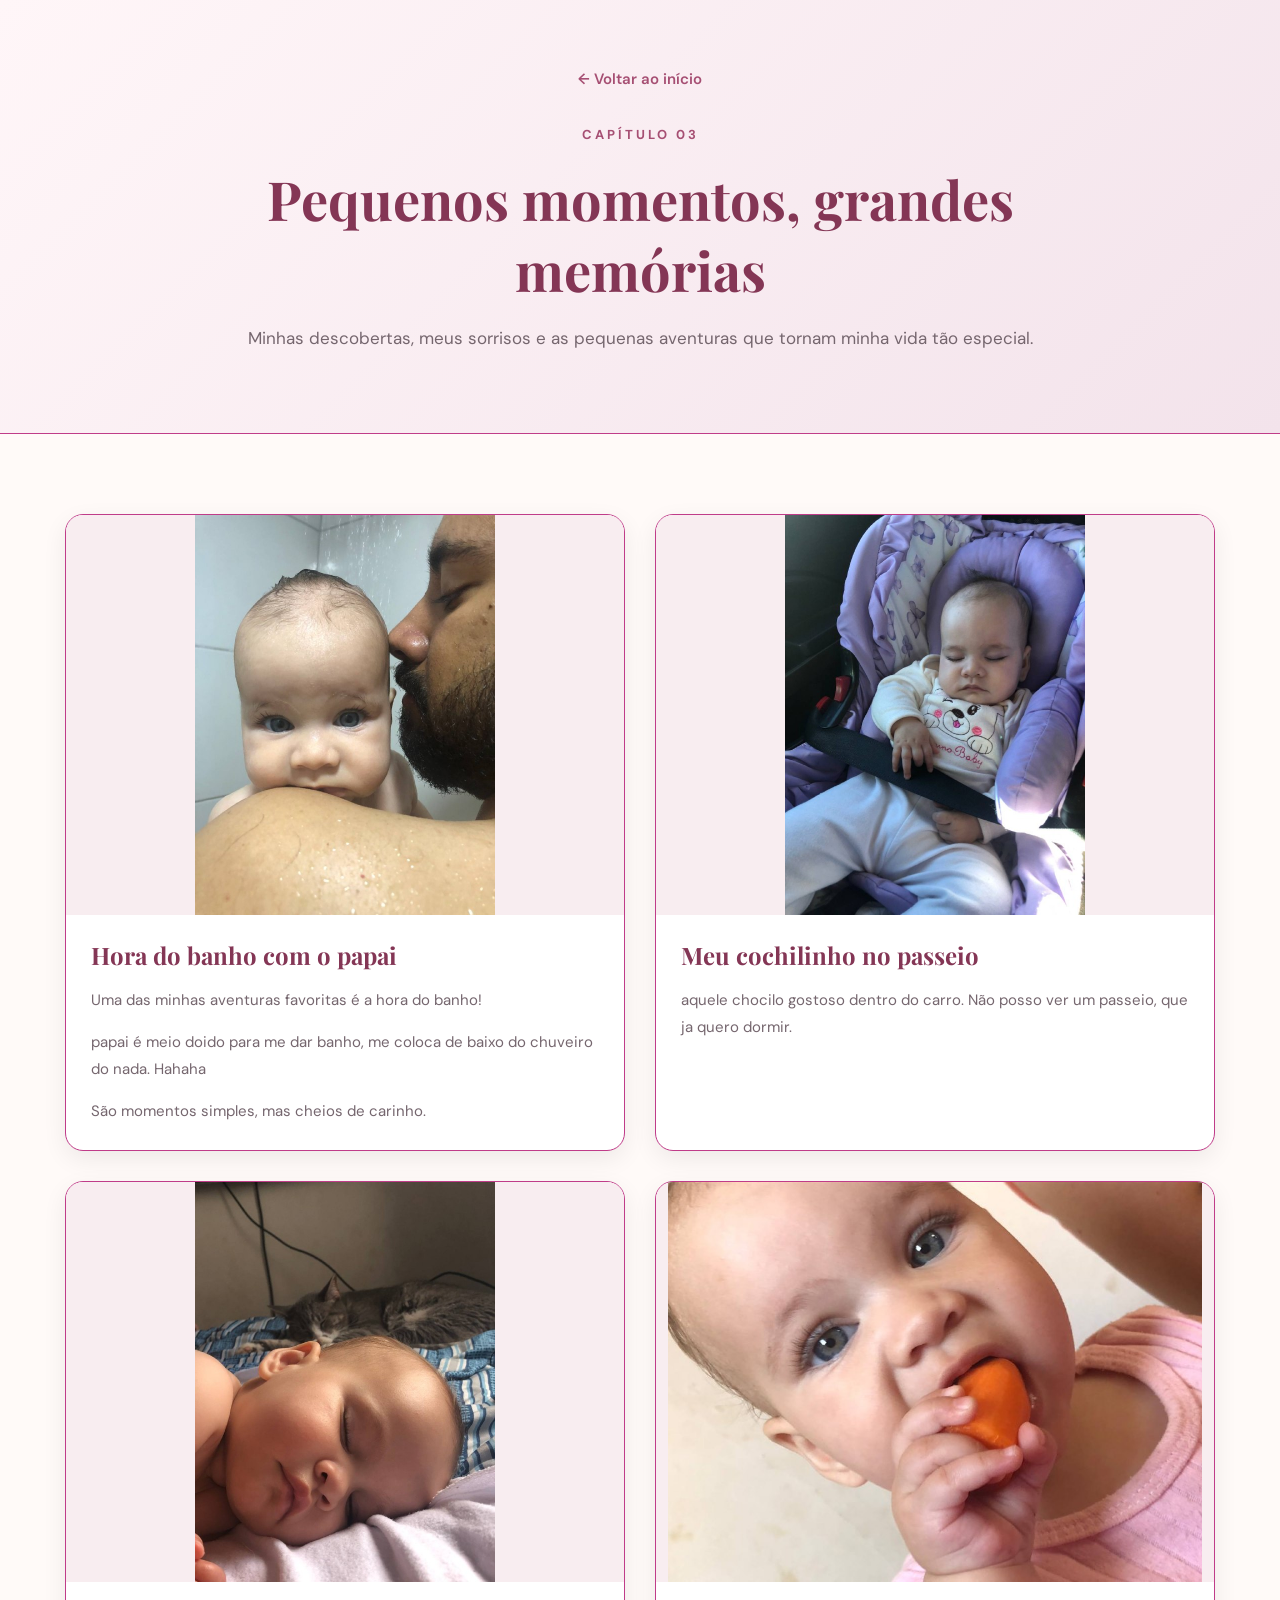
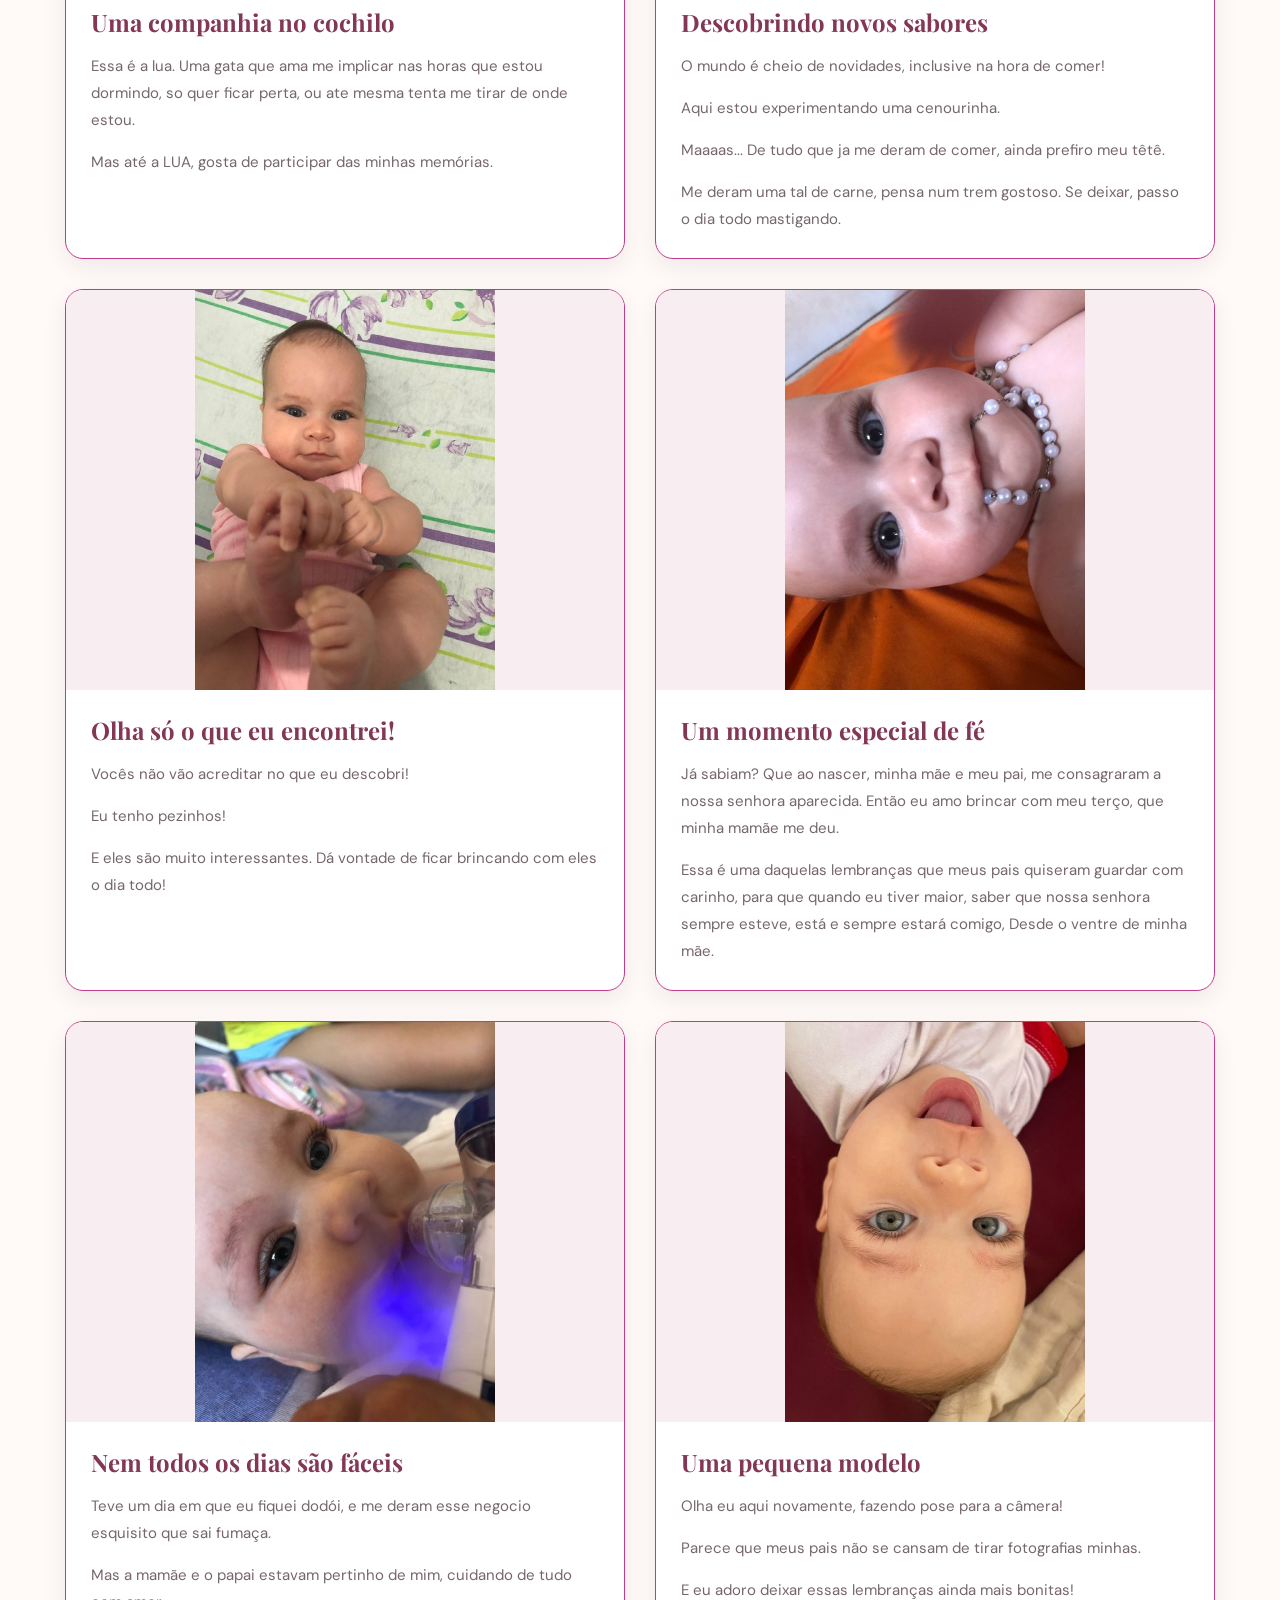
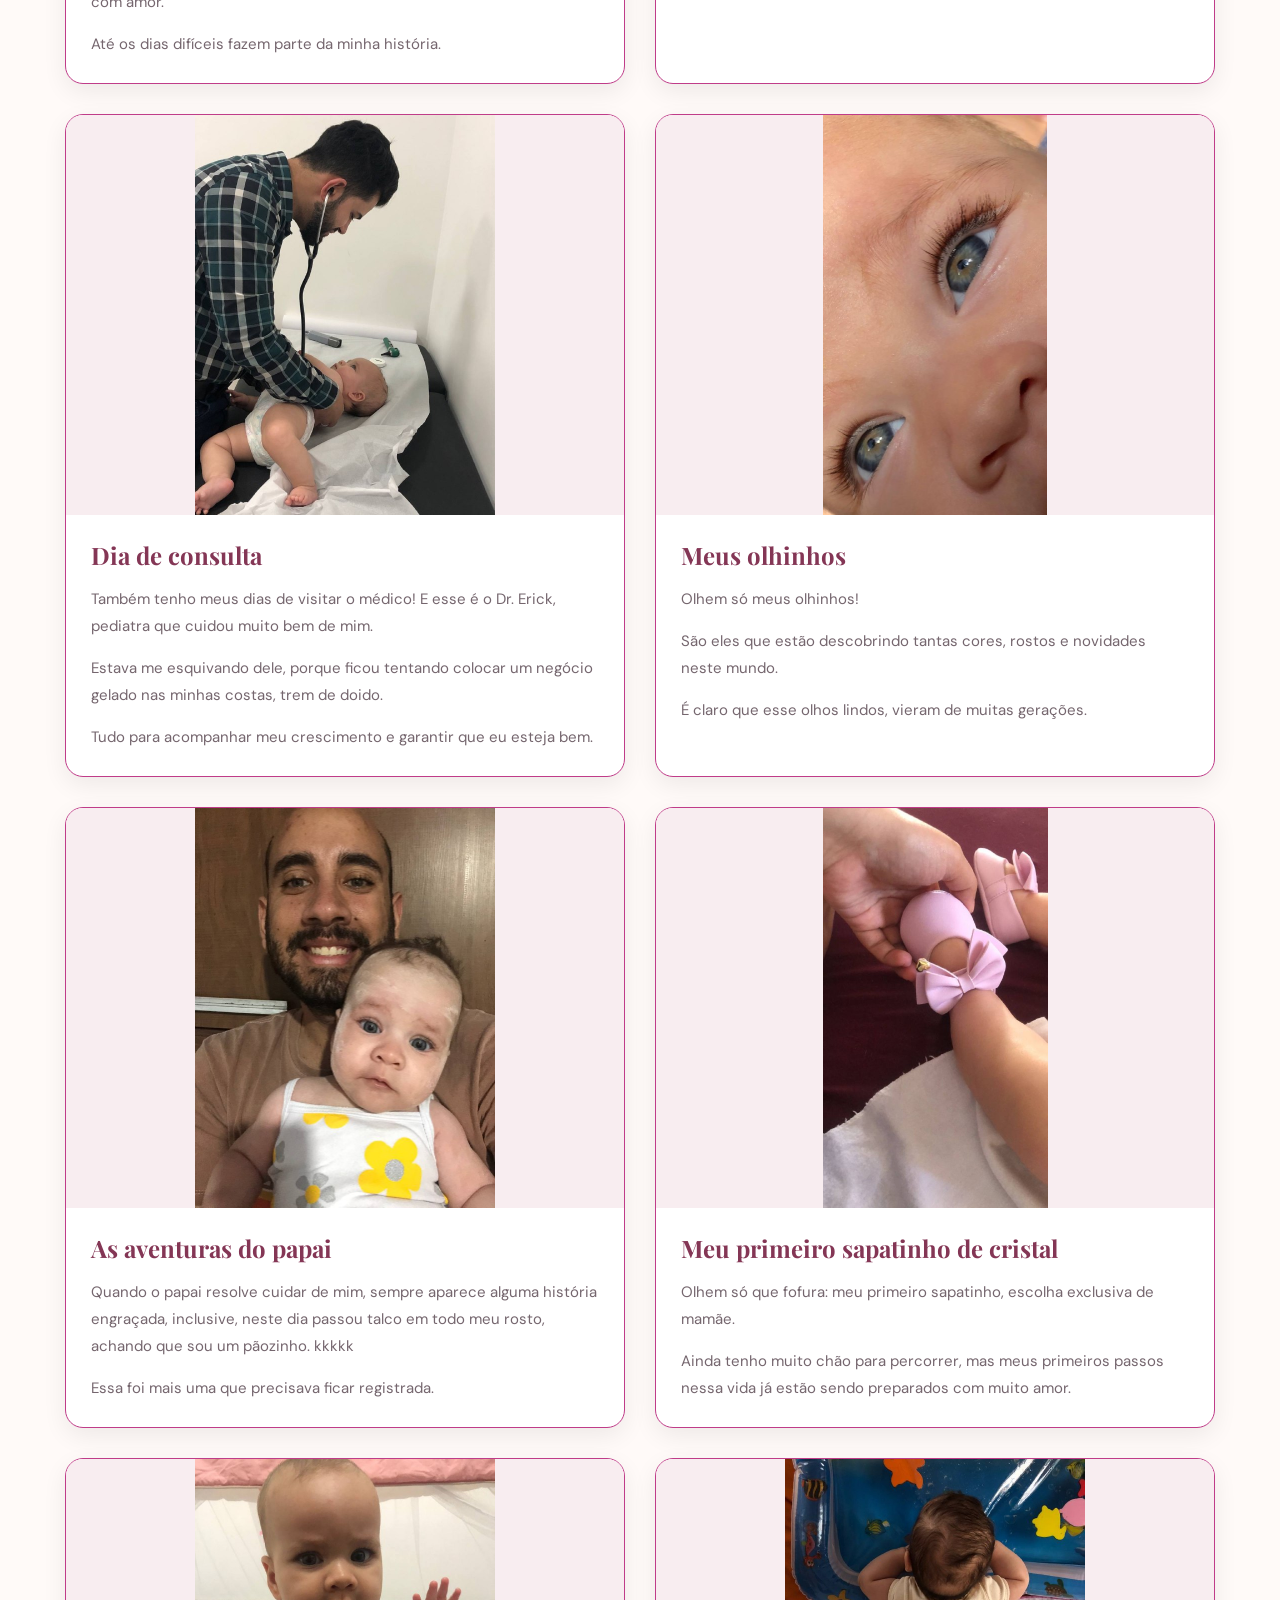
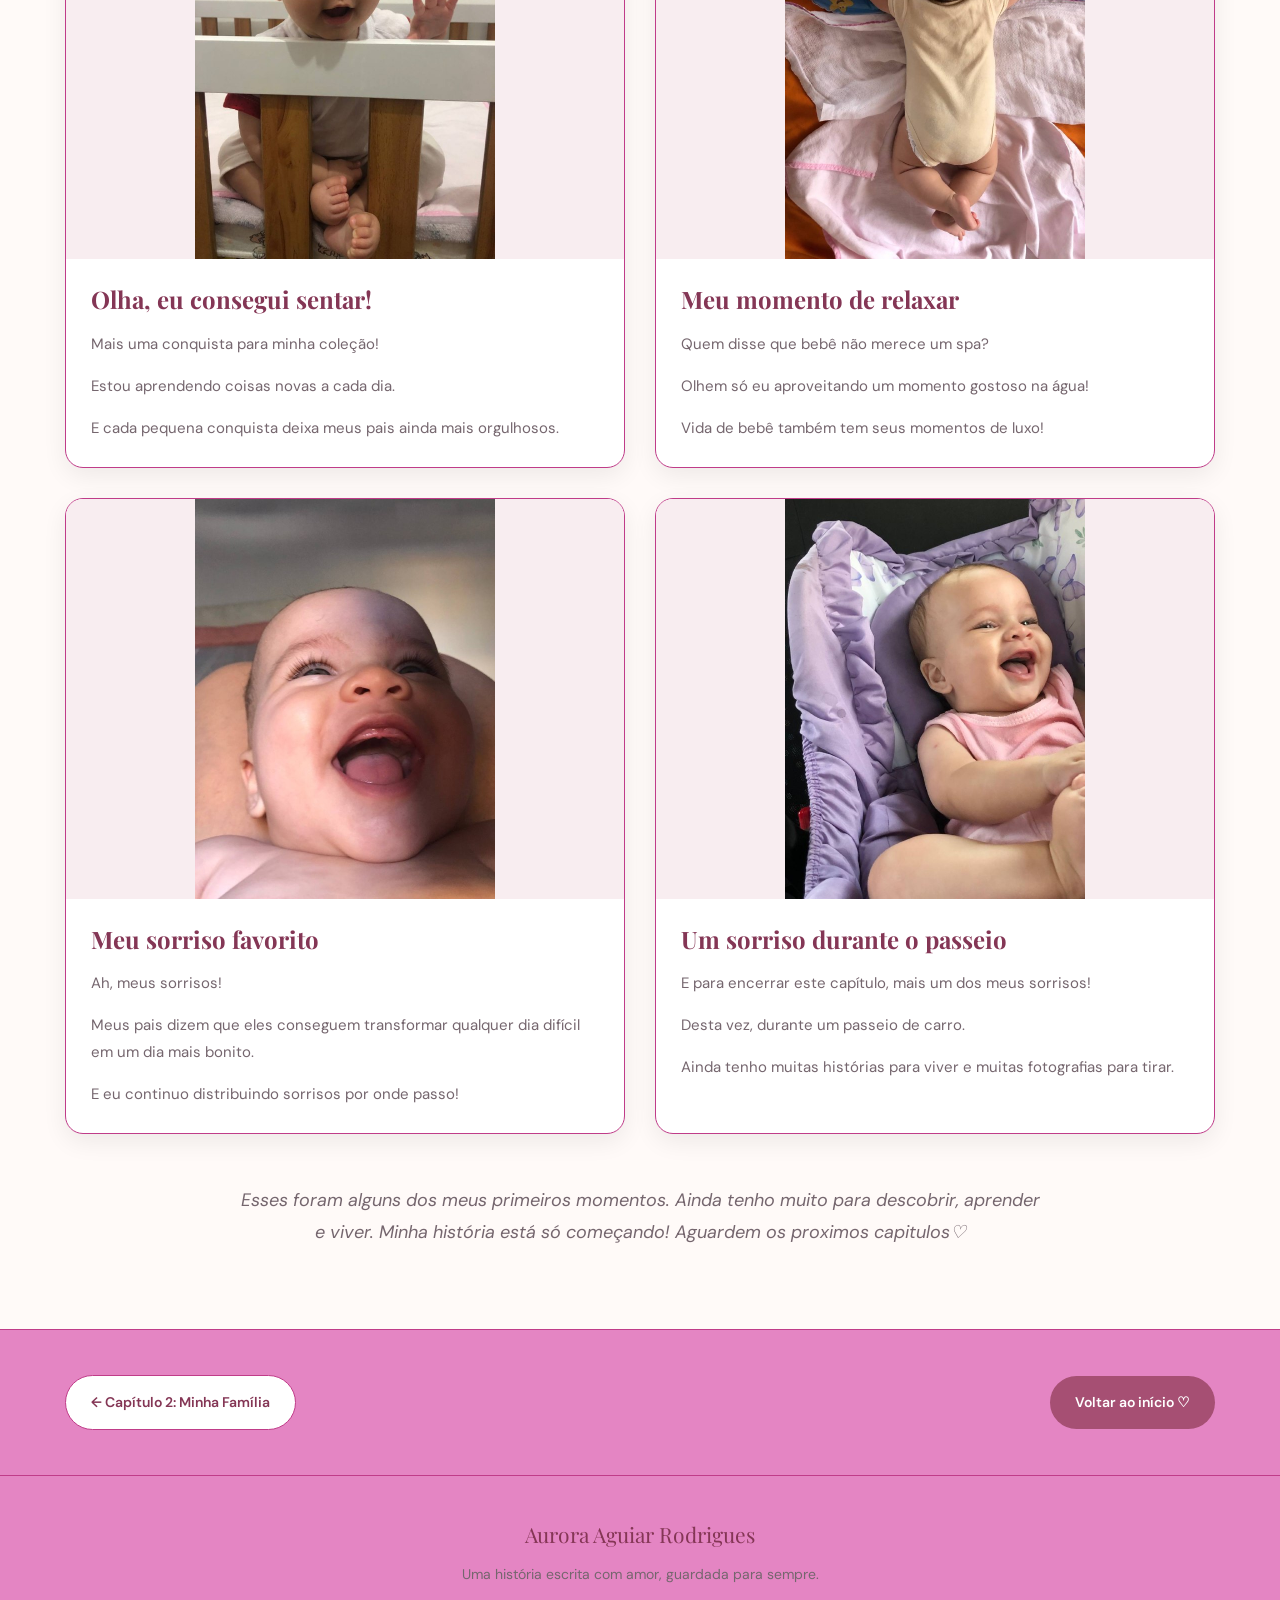
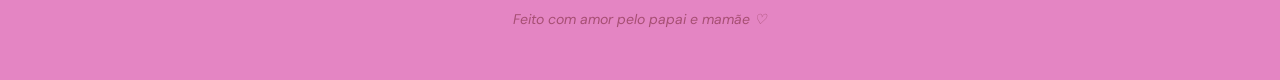
<file: capitulo3.html>
<!DOCTYPE html>
<html lang="pt-BR">

<head>
    <meta charset="UTF-8">
    <meta name="viewport" content="width=device-width, initial-scale=1.0">

    <meta
        name="description"
        content="Capítulo 3 da história de Aurora Aguiar Rodrigues: seus primeiros sorrisos, descobertas e momentos especiais."
    >

    <title>Capítulo 3 | Meus Momentos - Aurora</title>

    <link rel="preconnect" href="https://fonts.googleapis.com">
    <link rel="preconnect" href="https://fonts.gstatic.com" crossorigin>

    <link
        href="https://fonts.googleapis.com/css2?family=DM+Sans:wght@400;500;600;700&family=Playfair+Display:wght@400;500;600;700&display=swap"
        rel="stylesheet"
    >

    <link rel="stylesheet" href="style.css">
</head>

<body>

    <!-- CABEÇALHO -->

    <header class="cabecalho-capitulo">

        <div class="container">

            <a href="index.html" class="link-inicio">
                ← Voltar ao início
            </a>

            <span class="detalhe-titulo">
                Capítulo 03
            </span>

            <h1>Pequenos momentos, grandes memórias</h1>

            <p>
                Minhas descobertas, meus sorrisos
                e as pequenas aventuras que tornam
                minha vida tão especial.
            </p>

        </div>

    </header>


    <main>

        <section class="secao secao-capitulo">

            <div class="container">

                <div class="galeria">

                    <!-- FOTO 01 -->

                    <article class="card-memoria">

                        <div class="foto-memoria">
                            <img
                                src="imagens/banho com papai.jpg"
                                alt="Aurora tomando banho com o papai"
                                loading="lazy"
                            >
                        </div>

                        <div class="conteudo-memoria">

                            <h2>Hora do banho com o papai</h2>

                            <p>
                                Uma das minhas aventuras
                                favoritas é a hora do banho!
                            </p>

                            <p>
                                papai é meio doido para 
                                me dar banho, me coloca de 
                                baixo do chuveiro do nada. Hahaha
                            </p>

                            <p>
                                São momentos simples,
                                mas cheios de carinho.
                            </p>

                        </div>

                    </article>


                    <!-- FOTO 02 -->

                    <article class="card-memoria">

                        <div class="foto-memoria">
                            <img
                                src="imagens/chocilo.jpg"
                                alt="Aurora tirando um cochilo"
                                loading="lazy"
                            >
                        </div>

                        <div class="conteudo-memoria">

                            <h2>Meu cochilinho no passeio</h2>

                            <p>
                                aquele chocilo gostoso
                                dentro do carro.
                                Não posso ver um passeio, 
                                que ja quero dormir. 
                            </p>


                        </div>

                    </article>


                    <!-- FOTO 03 -->

                    <article class="card-memoria">

                        <div class="foto-memoria">
                            <img
                                src="imagens/cochilo comm gata.jpg"
                                alt="Aurora cochilando perto da gatinha"
                                loading="lazy"
                            >
                        </div>

                        <div class="conteudo-memoria">

                            <h2>Uma companhia no cochilo</h2>

                            <p>
                                Essa é a lua. Uma gata que 
                                ama me implicar nas horas que
                                estou dormindo, so quer ficar perta,
                                ou ate mesma tenta me tirar de onde estou.
                            </p>

                            <p>
                                Mas até a LUA, gosta de 
                                participar das minhas memórias.
                            </p>

                        </div>

                    </article>


                    <!-- FOTO 04 -->

                    <article class="card-memoria">

                        <div class="foto-memoria">
                            <img
                                src="imagens/comendo cenoura.jpg"
                                alt="Aurora experimentando cenoura"
                                loading="lazy"
                            >
                        </div>

                        <div class="conteudo-memoria">

                            <h2>Descobrindo novos sabores</h2>

                            <p>
                                O mundo é cheio de novidades,
                                inclusive na hora de comer!
                            </p>

                            <p>
                                Aqui estou experimentando
                                uma cenourinha.
                            </p>

                            <p>
                                Maaaas... De tudo que ja me deram de comer,
                                ainda prefiro meu têtê.
                            </p>

                            <p>
                                Me deram uma tal de carne, pensa num trem
                                gostoso. Se deixar, passo o dia todo 
                                mastigando.
                            </p>

                        </div>

                    </article>


                    <!-- FOTO 05 -->

                    <article class="card-memoria">

                        <div class="foto-memoria">
                            <img
                                src="imagens/descobrindo o pe.jpg"
                                alt="Aurora descobrindo o próprio pé"
                                loading="lazy"
                            >
                        </div>

                        <div class="conteudo-memoria">

                            <h2>Olha só o que eu encontrei!</h2>

                            <p>
                                Vocês não vão acreditar
                                no que eu descobri!
                            </p>

                            <p>
                                Eu tenho pezinhos!
                            </p>

                            <p>
                                E eles são muito interessantes.
                                Dá vontade de ficar
                                brincando com eles o dia todo!
                            </p>

                        </div>

                    </article>


                    <!-- FOTO 06 -->

                    <article class="card-memoria">

                        <div class="foto-memoria">
                            <img
                                src="imagens/descontraida com terço.jpg"
                                alt="Aurora em um momento especial com um terço"
                                loading="lazy"
                            >
                        </div>

                        <div class="conteudo-memoria">

                            <h2>Um momento especial de fé</h2>

                            <p>
                                Já sabiam? Que ao nascer, minha mãe e meu pai,
                                me consagraram a nossa senhora aparecida. 
                                Então eu amo brincar com meu terço, que minha 
                                mamãe me deu. 
                            </p>

                            <p>
                                Essa é uma daquelas lembranças
                                que meus pais quiseram
                                guardar com carinho, para que quando eu
                                tiver maior, saber que nossa senhora sempre
                                esteve, está e sempre estará comigo, Desde
                                o ventre de minha mãe.
                            </p>

                        </div>

                    </article>


                    <!-- FOTO 07 -->

                    <article class="card-memoria">

                        <div class="foto-memoria">
                            <img
                                src="imagens/fiquei dodoi.jpg"
                                alt="Aurora em um dia em que não estava se sentindo bem"
                                loading="lazy"
                            >
                        </div>

                        <div class="conteudo-memoria">

                            <h2>Nem todos os dias são fáceis</h2>

                            <p>
                                Teve um dia em que
                                eu fiquei dodói, e me deram esse negocio 
                                esquisito que sai fumaça. 
                            </p>

                            <p>
                                Mas a mamãe e o papai
                                estavam pertinho de mim,
                                cuidando de tudo com amor.
                            </p>

                            <p>
                                Até os dias difíceis fazem
                                parte da minha história.
                            </p>

                        </div>

                    </article>


                    <!-- FOTO 08 -->

                    <article class="card-memoria">

                        <div class="foto-memoria">
                            <img
                                src="imagens/foto descontraida.jpg"
                                alt="Aurora em uma pose descontraída"
                                loading="lazy"
                            >
                        </div>

                        <div class="conteudo-memoria">

                            <h2>Uma pequena modelo</h2>

                            <p>
                                Olha eu aqui novamente,
                                fazendo pose para a câmera!
                            </p>

                            <p>
                                Parece que meus pais
                                não se cansam de tirar
                                fotografias minhas.
                            </p>

                            <p>
                                E eu adoro deixar essas
                                lembranças ainda mais bonitas!
                            </p>

                        </div>

                    </article>


                    <!-- FOTO 09 -->

                    <article class="card-memoria">

                        <div class="foto-memoria">
                            <img
                                src="imagens/medico.jpg"
                                alt="Aurora em uma consulta médica"
                                loading="lazy"
                            >
                        </div>

                        <div class="conteudo-memoria">

                            <h2>Dia de consulta</h2>

                            <p>
                                Também tenho meus dias
                                de visitar o médico! E esse é o Dr. Erick,
                                pediatra que cuidou muito bem de mim.
                            </p>
                            <p>
                                Estava me esquivando dele, porque ficou 
                                tentando colocar um negócio gelado nas minhas 
                                costas, trem de doido. 
                            </p>

                            <p>
                                Tudo para acompanhar
                                meu crescimento e garantir
                                que eu esteja bem.
                            </p>

                        </div>

                    </article>


                    <!-- FOTO 10 -->

                   


                    <!-- FOTO 11 -->

                    <article class="card-memoria">

                        <div class="foto-memoria">
                            <img
                                src="imagens/olhos.jpg"
                                alt="Detalhe dos olhinhos de Aurora"
                                loading="lazy"
                            >
                        </div>

                        <div class="conteudo-memoria">

                            <h2>Meus olhinhos</h2>

                            <p>
                                Olhem só meus olhinhos!
                            </p>

                            <p>
                                São eles que estão descobrindo
                                tantas cores, rostos
                                e novidades neste mundo.
                            </p>
                            <p>
                             É claro que esse olhos lindos, vieram de muitas gerações.
                            </p>

                        </div>

                    </article>


                    <!-- FOTO 12 -->

                    <article class="card-memoria">

                        <div class="foto-memoria">
                            <img
                                src="imagens/papai com talco.jpg"
                                alt="Aurora em um momento divertido com o papai"
                                loading="lazy"
                            >
                        </div>

                        <div class="conteudo-memoria">

                            <h2>As aventuras do papai</h2>

                            <p>
                                Quando o papai resolve
                                cuidar de mim, sempre
                                aparece alguma história
                                engraçada, inclusive, neste dia passou
                                talco em todo meu rosto, achando 
                                que sou um pãozinho. kkkkk
                            </p>

                            <p>
                                Essa foi mais uma
                                que precisava ficar
                                registrada.
                            </p>

                        </div>

                    </article>


                    <!-- FOTO 13 -->

                    <article class="card-memoria">

                        <div class="foto-memoria">
                            <img
                                src="imagens/primeiro sapatinho.jpg"
                                alt="Primeiro sapatinho de Aurora"
                                loading="lazy"
                            >
                        </div>

                        <div class="conteudo-memoria">

                            <h2>Meu primeiro sapatinho de cristal</h2>

                            <p>
                                Olhem só que fofura:
                                meu primeiro sapatinho, escolha exclusiva
                                de mamãe.
                            </p>

                            <p>
                                Ainda tenho muito chão
                                para percorrer, mas meus
                                primeiros passos nessa vida
                                já estão sendo preparados
                                com muito amor.
                            </p>

                        </div>

                    </article>


                    <!-- FOTO 14 -->

                    <article class="card-memoria">

                        <div class="foto-memoria">
                            <img
                                src="imagens/sentei.jpg"
                                alt="Aurora aprendendo a sentar"
                                loading="lazy"
                            >
                        </div>

                        <div class="conteudo-memoria">

                            <h2>Olha, eu consegui sentar!</h2>

                            <p>
                                Mais uma conquista
                                para minha coleção!
                            </p>

                            <p>
                                Estou aprendendo coisas
                                novas a cada dia.
                            </p>

                            <p>
                                E cada pequena conquista
                                deixa meus pais
                                ainda mais orgulhosos.
                            </p>

                        </div>

                    </article>


                    <!-- FOTO 15 -->

                    <article class="card-memoria">

                        <div class="foto-memoria">
                            <img
                                src="imagens/spa de agua.jpg"
                                alt="Aurora aproveitando um momento relaxante na água"
                                loading="lazy"
                            >
                        </div>

                        <div class="conteudo-memoria">

                            <h2>Meu momento de relaxar</h2>

                            <p>
                                Quem disse que bebê
                                não merece um spa?
                            </p>

                            <p>
                                Olhem só eu aproveitando
                                um momento gostoso na água!
                            </p>

                            <p>
                                Vida de bebê também
                                tem seus momentos de luxo!
                            </p>

                        </div>

                    </article>


                    <!-- FOTO 16 -->

                    <article class="card-memoria">

                        <div class="foto-memoria">
                            <img
                                src="imagens/sorriso.jpg"
                                alt="Aurora sorrindo"
                                loading="lazy"
                            >
                        </div>

                        <div class="conteudo-memoria">

                            <h2>Meu sorriso favorito</h2>

                            <p>
                                Ah, meus sorrisos!
                            </p>

                            <p>
                                Meus pais dizem que eles
                                conseguem transformar
                                qualquer dia difícil
                                em um dia mais bonito.
                            </p>

                            <p>
                                E eu continuo distribuindo
                                sorrisos por onde passo!
                            </p>

                        </div>

                    </article>


                    <!-- FOTO 17 -->

                    <article class="card-memoria">

                        <div class="foto-memoria">
                            <img
                                src="imagens/sorriso no carro.jpg"
                                alt="Aurora sorrindo durante um passeio de carro"
                                loading="lazy"
                            >
                        </div>

                        <div class="conteudo-memoria">

                            <h2>Um sorriso durante o passeio</h2>

                            <p>
                                E para encerrar este capítulo,
                                mais um dos meus sorrisos!
                            </p>

                            <p>
                                Desta vez, durante
                                um passeio de carro.
                            </p>

                            <p>
                                Ainda tenho muitas histórias
                                para viver e muitas
                                fotografias para tirar.
                            </p>

                        </div>

                    </article>

                </div>


                <!-- ENCERRAMENTO -->

                <p class="encerramento-secao">
                    Esses foram alguns dos meus primeiros
                    momentos. Ainda tenho muito para
                    descobrir, aprender e viver.
                    Minha história está só começando! Aguardem os 
                    proximos capitulos♡
                </p>

            </div>

        </section>


        <!-- NAVEGAÇÃO -->

        <section class="navegacao-capitulos">

            <div class="container">

                <a
                    href="capitulo2.html"
                    class="botao-navegacao botao-anterior"
                >
                    ← Capítulo 2: Minha Família
                </a>

                <a
                    href="index.html"
                    class="botao-navegacao botao-proximo"
                >
                    Voltar ao início ♡
                </a>

            </div>

        </section>

    </main>


    <!-- RODAPÉ -->

    <footer class="rodape">

        <p>Aurora Aguiar Rodrigues</p>

        <p>
            Uma história escrita com amor,
            guardada para sempre.
        </p>

        <p class="credito">
            Feito com amor pelo papai e mamãe ♡
        </p>

    </footer>

</body>
</html>
</file>
<file: style.css>
/* ==========================================
   SITE DA AURORA
   ÁLBUM DIGITAL DE MEMÓRIAS

   ARQUIVO: style.css
========================================== */


/* ==========================================
   01 - CORES, FONTES E TAMANHOS
   PERSONALIZE SEU SITE AQUI
========================================== */

:root {

    /* CORES PRINCIPAIS */

    --cor-fundo: #fffaf8;

    --cor-fundo-alternativo: #e485c3;

    --cor-principal: #a64f73;

    --cor-principal-escura: #843655;

    --cor-texto: #44363c;

    --cor-texto-suave: #75666e;

    --cor-branco: #ffffff;

    --cor-borda: #c03c89;


    /* FONTES */

    --fonte-titulo: 'Playfair Display', Georgia, serif;

    --fonte-texto: 'DM Sans', Arial, sans-serif;


    /* TAMANHOS DAS FOTOS */

    --altura-foto: 280px;

    --altura-capa: 550px;


    /* TAMANHOS DO SITE */

    --largura-site: 1150px;

    --espacamento-secao: 80px;

    --espacamento-cards: 25px;


    /* BORDAS */

    --borda-arredondada: 18px;


    /* SOMBRAS */

    --sombra-card: 0 8px 25px rgba(0, 0, 0, 0.07);

}


/* ==========================================
   02 - CONFIGURAÇÕES GERAIS
========================================== */

* {

    margin: 0;

    padding: 0;

    box-sizing: border-box;

}


html {

    scroll-behavior: smooth;

    scroll-padding-top: 30px;

}


body {

    font-family: var(--fonte-texto);

    background-color: var(--cor-fundo);

    color: var(--cor-texto);

    font-size: 16px;

    line-height: 1.8;

}


a {

    text-decoration: none;

    color: inherit;

}


img {

    display: block;

    max-width: 100%;

}


h1,
h2,
h3 {

    font-family: var(--fonte-titulo);

    line-height: 1.3;

}


p {

    margin-bottom: 15px;

}


/* ==========================================
   03 - CONTAINER PRINCIPAL
========================================== */

.container {

    width: 90%;

    max-width: var(--largura-site);

    margin: 0 auto;

}


/* ==========================================
   04 - CABEÇALHO E CAPA
========================================== */

.cabecalho {

    width: 100%;

}


.capa {

    position: relative;

    width: 100%;

    height: var(--altura-capa);

    overflow: hidden;

    display: flex;

    align-items: center;

    justify-content: center;

    background-color: #55405c;

}


/* FOTO DA CAPA */

.capa img {

    position: absolute;

    top: 0;

    left: 0;

    width: 100%;

    height: 100%;

    object-fit: cover;

    object-position: center;

}


/* ESCURECIMENTO SUAVE DA CAPA */

.capa::after {

    content: "";

    position: absolute;

    inset: 0;

    background: linear-gradient(
        to bottom,
        rgba(30, 20, 35, 0.25),
        rgba(30, 20, 35, 0.65)
    );

}


/* TEXTO SOBRE A CAPA */

.capa-conteudo {

    position: relative;

    z-index: 2;

    text-align: center;

    color: var(--cor-branco);

    padding: 30px;

    max-width: 850px;

}


/* SUBTÍTULO DA CAPA */

.capa-subtitulo {

    display: inline-block;

    font-size: 14px;

    letter-spacing: 2px;

    text-transform: uppercase;

    margin-bottom: 20px;

    padding: 8px 20px;

    border: 1px solid rgba(255, 255, 255, 0.7);

    border-radius: 30px;

}


/* NOME DA AURORA */

.capa h1 {

    font-size: clamp(38px, 6vw, 72px);

    font-weight: 600;

    margin-bottom: 20px;

    text-shadow: 0 3px 15px rgba(0, 0, 0, 0.25);

}


/* FRASE DA CAPA */

.capa-conteudo p {

    font-size: 18px;

    margin: 0;

}


/* ==========================================
   05 - MENU DE NAVEGAÇÃO
========================================== */

.menu {

    width: 100%;

    display: flex;

    justify-content: center;

    align-items: center;

    flex-wrap: wrap;

    gap: 30px;

    padding: 22px 20px;

    background-color: var(--cor-branco);

    border-bottom: 1px solid var(--cor-borda);

}


.menu a {

    font-size: 15px;

    font-weight: 600;

    color: var(--cor-texto);

    transition: color 0.3s ease;

}


.menu a:hover {

    color: var(--cor-principal);

}


/* ==========================================
   06 - CONFIGURAÇÕES DAS SEÇÕES
========================================== */

.secao {

    padding: var(--espacamento-secao) 0;

}


/* FUNDO ALTERNADO */

.secao-alternativa {

    background-color: var(--cor-fundo-alternativo);

}


/* ==========================================
   07 - TÍTULOS DAS SEÇÕES
========================================== */

.titulo-secao {

    max-width: 800px;

    margin: 0 auto 45px;

    text-align: center;

}


/* DETALHE ACIMA DO TÍTULO */

.detalhe-titulo {

    display: block;

    color: var(--cor-principal);

    font-size: 13px;

    font-weight: 700;

    text-transform: uppercase;

    letter-spacing: 3px;

    margin-bottom: 15px;

}


/* TÍTULO PRINCIPAL DA SEÇÃO */

.titulo-secao h2 {

    color: var(--cor-texto);

    font-size: clamp(30px, 4vw, 46px);

    margin-bottom: 18px;

}


/* DESCRIÇÃO DA SEÇÃO */

.titulo-secao p {

    color: var(--cor-texto-suave);

    font-size: 17px;

}


/* ==========================================
   08 - APRESENTAÇÃO DA AURORA
========================================== */

.apresentacao {

    text-align: center;

}


/* TEXTO DE APRESENTAÇÃO */

.texto-apresentacao {

    max-width: 780px;

    margin: 0 auto;

    font-size: 18px;

    line-height: 2;

}


.texto-apresentacao p {

    margin-bottom: 18px;

}


/* ==========================================
   09 - REDES SOCIAIS
========================================== */

.redes-sociais {

    display: flex;

    justify-content: center;

    align-items: center;

    flex-wrap: wrap;

    gap: 15px;

    margin: 35px 0;

}


/* BOTÕES DO INSTAGRAM */

.botao-social {

    display: inline-flex;

    justify-content: center;

    align-items: center;

    min-height: 48px;

    padding: 12px 28px;

    background-color: var(--cor-principal);

    color: var(--cor-branco);

    border-radius: 30px;

    font-size: 15px;

    font-weight: 600;

    transition: all 0.3s ease;

}


.botao-social:hover {

    background-color: var(--cor-principal-escura);

    transform: translateY(-3px);

    box-shadow: var(--sombra-card);

}


/* ==========================================
   10 - MENSAGEM ESPECIAL
========================================== */

.mensagem-especial {

    max-width: 850px;

    margin: 45px auto 0;

    padding: 35px;

    background-color: var(--cor-branco);

    border: 1px solid var(--cor-borda);

    border-left: 5px solid var(--cor-principal);

    border-radius: var(--borda-arredondada);

    box-shadow: var(--sombra-card);

    text-align: left;

}


.mensagem-especial p {

    font-size: 17px;

    line-height: 1.9;

}


.mensagem-especial p:last-child {

    margin-bottom: 0;

}


/* ==========================================
   11 - GALERIA DE FOTOGRAFIAS
========================================== */

.galeria {

    display: grid;

    grid-template-columns: repeat(3, minmax(0, 1fr));

    gap: var(--espacamento-cards);

    align-items: stretch;

}


/* ==========================================
   12 - CARDS DAS MEMÓRIAS
========================================== */

.card-memoria {

    min-width: 0;

    display: flex;

    flex-direction: column;

    background-color: var(--cor-branco);

    border-radius: var(--borda-arredondada);

    overflow: hidden;

    border: 1px solid var(--cor-borda);

    box-shadow: var(--sombra-card);

    transition: transform 0.3s ease,
                box-shadow 0.3s ease;

}


/* EFEITO AO PASSAR O MOUSE */

.card-memoria:hover {

    transform: translateY(-5px);

    box-shadow: 0 15px 35px rgba(0, 0, 0, 0.12);

}


/* ==========================================
   13 - TAMANHO PADRÃO DAS FOTOS
========================================== */

.foto-memoria {

    width: 100%;

    height: var(--altura-foto);

    overflow: hidden;

    background-color: #f0e5e9;

}


/* TODAS AS FOTOS DO MESMO TAMANHO */

.foto-memoria img {

    width: 100%;

    height: 100%;

    object-fit: contain;

    object-position: center ;

    transition: transform 0.4s ease;

}


/* ZOOM SUAVE AO PASSAR O MOUSE */

.card-memoria:hover .foto-memoria img {

    transform: scale(1.04);

}


/* ==========================================
   14 - TEXTOS DOS CARDS
========================================== */

.conteudo-memoria {

    padding: 25px;

    flex: 1;

}


/* TÍTULO DA FOTOGRAFIA */

.conteudo-memoria h3 {

    color: var(--cor-principal-escura);

    font-size: 23px;

    margin-bottom: 15px;

}


/* DESCRIÇÃO DA FOTOGRAFIA */

.conteudo-memoria p {

    color: var(--cor-texto-suave);

    font-size: 15px;

    line-height: 1.8;

    margin-bottom: 15px;

}


.conteudo-memoria p:last-child {

    margin-bottom: 0;

}


/* ==========================================
   15 - TEXTO DE ENCERRAMENTO
========================================== */

.encerramento-secao {

    max-width: 800px;

    margin: 50px auto 0;

    text-align: center;

    font-size: 18px;

    font-style: italic;

    color: var(--cor-texto-suave);

}


/* ==========================================
   16 - MENSAGEM FINAL
========================================== */

.mensagem-final {

    text-align: center;

    background-color: var(--cor-fundo);

}


.mensagem-final .container {

    max-width: 750px;

}


.mensagem-final h2 {

    font-size: clamp(32px, 4vw, 48px);

    color: var(--cor-principal-escura);

    margin-bottom: 25px;

}


.mensagem-final p {

    font-size: 17px;

    color: var(--cor-texto-suave);

    margin-bottom: 18px;

}


/* ASSINATURA DA AURORA */

.mensagem-final .assinatura {

    font-family: var(--fonte-titulo);

    font-size: 25px;

    font-style: italic;

    color: var(--cor-principal);

    margin: 30px 0;

}


/* ==========================================
   17 - BOTÃO VOLTAR AO INÍCIO
========================================== */

.botao-voltar {

    display: inline-block;

    padding: 13px 30px;

    background-color: var(--cor-principal);

    color: var(--cor-branco);

    border-radius: 30px;

    font-size: 15px;

    font-weight: 600;

    transition: all 0.3s ease;

}


.botao-voltar:hover {

    background-color: var(--cor-principal-escura);

    transform: translateY(-3px);

}


/* ==========================================
   18 - RODAPÉ
========================================== */

.rodape {

    padding: 40px 20px;

    background-color: var(--cor-fundo-alternativo);

    border-top: 1px solid var(--cor-borda);

    text-align: center;

}


.rodape p {

    margin-bottom: 8px;

    font-size: 14px;

    color: var(--cor-texto-suave);

}


.rodape p:first-child {

    font-family: var(--fonte-titulo);

    font-size: 21px;

    color: var(--cor-principal-escura);

}


/* CRÉDITO DO PAPAI */

.rodape .credito {

    margin-top: 20px;

    font-style: italic;

    color: var(--cor-principal);

}


/* ==========================================
   19 - RESPONSIVIDADE PARA TABLETS
========================================== */

@media (max-width: 900px) {

    :root {

        --altura-capa: 450px;

        --altura-foto: 260px;

        --espacamento-secao: 65px;

    }


    .galeria {

        grid-template-columns: repeat(2, minmax(0, 1fr));

        gap: 20px;

    }


    .menu {

        gap: 18px;

    }


    .conteudo-memoria {

        padding: 22px;

    }

}


/* ==========================================
   20 - RESPONSIVIDADE PARA CELULARES
========================================== */

@media (max-width: 600px) {

    :root {

        --altura-capa: 400px;

        --altura-foto: 300px;

        --espacamento-secao: 50px;

    }


    body {

        font-size: 15px;

    }


    .container {

        width: 92%;

    }


    /* CAPA */

    .capa-conteudo {

        padding: 20px;

    }


    .capa h1 {

        font-size: 39px;

    }


    .capa-subtitulo {

        font-size: 11px;

        letter-spacing: 1px;

    }


    .capa-conteudo p {

        font-size: 15px;

    }


    /* MENU */

    .menu {

        gap: 12px 18px;

        padding: 18px 12px;

    }


    .menu a {

        font-size: 13px;

    }


    /* TÍTULOS */

    .titulo-secao {

        margin-bottom: 30px;

    }


    .titulo-secao h2 {

        font-size: 31px;

    }


    .titulo-secao p {

        font-size: 15px;

    }


    /* APRESENTAÇÃO */

    .texto-apresentacao {

        font-size: 16px;

    }


    /* REDES SOCIAIS */

    .redes-sociais {

        flex-direction: column;

        align-items: stretch;

    }


    .botao-social {

        width: 100%;

    }


    /* MENSAGEM ESPECIAL */

    .mensagem-especial {

        padding: 25px;

    }


    .mensagem-especial p {

        font-size: 15px;

    }


    /* FOTOS */

    .galeria {

        grid-template-columns: 1fr;

        gap: 25px;

    }


    .foto-memoria {

        height: var(--altura-foto);

    }


    /* CARDS */

    .conteudo-memoria {

        padding: 22px;

    }


    .conteudo-memoria h3 {

        font-size: 22px;

    }


    .conteudo-memoria p {

        font-size: 15px;

    }


    /* MENSAGEM FINAL */

    .mensagem-final h2 {

        font-size: 34px;

    }


    .mensagem-final p {

        font-size: 16px;

    }

}


/* ==========================================
   21 - CELULARES PEQUENOS
========================================== */

@media (max-width: 360px) {

    .capa h1 {

        font-size: 32px;

    }


    .menu {

        gap: 10px;

    }


    .menu a {

        font-size: 12px;

    }


    .foto-memoria {

        height: 250px;

    }

}


/* ==========================================
   22 - ACESSIBILIDADE
========================================== */

@media (prefers-reduced-motion: reduce) {

    html {

        scroll-behavior: auto;

    }


    *,
    *::before,
    *::after {

        transition-duration: 0.01ms !important;

        animation-duration: 0.01ms !important;

    }

}



/* ==========================================
   NOVA PÁGINA INICIAL
   CARDS DOS CAPÍTULOS
========================================== */

/* BOTÃO DA CAPA */

.botao-capa {
    display: inline-block;
    margin-top: 25px;
    padding: 13px 28px;

    background-color: #ffffff;
    color: #843655;

    border-radius: 30px;

    font-size: 15px;
    font-weight: 700;

    transition: 0.3s ease;
}

.botao-capa:hover {
    background-color: #f8edf0;
    transform: translateY(-3px);
}


/* FRASE DE DESTAQUE */

.frase-destaque {
    margin-top: 25px;

    font-family: var(--fonte-titulo);
    font-size: 24px;
    font-style: italic;

    color: var(--cor-principal);
}


/* GALERIA DOS CAPÍTULOS */

.galeria-capitulos {
    display: grid;

    grid-template-columns: repeat(3, minmax(0, 1fr));

    gap: 28px;

    align-items: stretch;
}


/* CARD INDIVIDUAL */

.card-capitulo {
    min-width: 0;

    background-color: var(--cor-branco);

    border-radius: 20px;
    overflow: hidden;

    border: 1px solid var(--cor-borda);

    box-shadow: var(--sombra-card);

    transition: transform 0.3s ease,
                box-shadow 0.3s ease;
}

.card-capitulo:hover {
    transform: translateY(-7px);

    box-shadow: 0 16px 35px rgba(0, 0, 0, 0.12);
}


/* LINK QUE ENVOLVE TODO O CARD */

.link-capitulo {
    display: flex;
    flex-direction: column;

    height: 100%;

    color: inherit;
}


/* ÁREA DA FOTO */

.foto-capitulo {
    width: 100%;
    height: 280px;

    display: flex;
    align-items: center;
    justify-content: center;

    overflow: hidden;

    background-color: #f8edf0;
}


/* FOTOGRAFIA SEM CORTES */

.foto-capitulo img {
    width: 100%;
    height: 100%;

    object-fit: contain;
    object-position: center;
}


/* ÁREA DO TEXTO */

.conteudo-capitulo {
    padding: 28px;

    display: flex;
    flex-direction: column;

    flex: 1;
}


/* NÚMERO DO CAPÍTULO */

.numero-capitulo {
    display: block;

    margin-bottom: 12px;

    color: var(--cor-principal);

    font-size: 12px;
    font-weight: 700;

    text-transform: uppercase;
    letter-spacing: 2px;
}


/* TÍTULO */

.conteudo-capitulo h3 {
    font-size: 25px;

    color: var(--cor-principal-escura);

    margin-bottom: 15px;
}


/* DESCRIÇÃO */

.conteudo-capitulo p {
    font-size: 15px;

    line-height: 1.8;

    color: var(--cor-texto-suave);

    margin-bottom: 25px;
}


/* BOTÃO DO CAPÍTULO */

.botao-capitulo {
    display: inline-block;
    align-self: flex-start;

    margin-top: auto;

    padding: 11px 20px;

    background-color: var(--cor-principal);
    color: #ffffff;

    border-radius: 25px;

    font-size: 14px;
    font-weight: 600;

    transition: background-color 0.3s ease;
}

.card-capitulo:hover .botao-capitulo {
    background-color: var(--cor-principal-escura);
}


/* ACESSIBILIDADE DO TECLADO */

.link-capitulo:focus-visible {
    outline: 3px solid var(--cor-principal);
    outline-offset: -3px;
}


/* ==========================================
   TABLETS
========================================== */

@media (max-width: 900px) {

    .galeria-capitulos {
        grid-template-columns: repeat(2, minmax(0, 1fr));
    }

}


/* ==========================================
   CELULARES
========================================== */

@media (max-width: 600px) {

    .galeria-capitulos {
        grid-template-columns: 1fr;
        gap: 25px;
    }

    .foto-capitulo {
        height: 320px;
    }

    .conteudo-capitulo {
        padding: 25px;
    }

    .conteudo-capitulo h3 {
        font-size: 24px;
    }

    .botao-capa {
        font-size: 13px;
        padding: 12px 20px;
    }

}



/* ==========================================
   PÁGINAS DOS CAPÍTULOS
========================================== */

/* CABEÇALHO */

.cabecalho-capitulo {
    padding: 65px 20px;

    text-align: center;

    background: linear-gradient(
        135deg,
        #fff6f8,
        #f3e3eb
    );

    border-bottom: 1px solid var(--cor-borda);
}

.cabecalho-capitulo .container {
    max-width: 850px;
}

.cabecalho-capitulo h1 {
    font-size: clamp(32px, 5vw, 54px);

    color: var(--cor-principal-escura);

    margin: 18px 0;
}

.cabecalho-capitulo p {
    font-size: 17px;

    color: var(--cor-texto-suave);
}


/* LINK VOLTAR AO INÍCIO */

.link-inicio {
    display: inline-block;

    margin-bottom: 30px;

    color: var(--cor-principal);

    font-size: 15px;
    font-weight: 600;
}

.link-inicio:hover {
    text-decoration: underline;
}


/* FOTOS DO CAPÍTULO */

.secao-capitulo .galeria {
    grid-template-columns: repeat(2, minmax(0, 1fr));
    gap: 30px;
}

.secao-capitulo .foto-memoria {
    height: 400px;

    display: flex;
    align-items: center;
    justify-content: center;

    background-color: #f8edf0;
}

.secao-capitulo .foto-memoria img {
    width: 100%;
    height: 100%;

    object-fit: contain;
    object-position: center;
}


/* TÍTULOS DAS MEMÓRIAS */

.secao-capitulo .conteudo-memoria h2 {
    font-size: 24px;

    color: var(--cor-principal-escura);

    margin-bottom: 15px;
}


/* NAVEGAÇÃO ENTRE CAPÍTULOS */

.navegacao-capitulos {
    padding: 45px 0;

    background-color: var(--cor-fundo-alternativo);

    border-top: 1px solid var(--cor-borda);
}

.navegacao-capitulos .container {
    display: flex;

    justify-content: space-between;
    align-items: center;

    flex-wrap: wrap;

    gap: 20px;
}


/* BOTÕES */

.botao-navegacao {
    display: inline-block;

    padding: 14px 25px;

    border-radius: 30px;

    font-size: 14px;
    font-weight: 600;

    transition: all 0.3s ease;
}

.botao-anterior {
    background-color: #ffffff;

    color: var(--cor-principal-escura);

    border: 1px solid var(--cor-borda);
}

.botao-proximo {
    background-color: var(--cor-principal);

    color: #ffffff;
}

.botao-navegacao:hover {
    transform: translateY(-3px);
}


/* ==========================================
   RESPONSIVIDADE
========================================== */

@media (max-width: 600px) {

    .cabecalho-capitulo {
        padding: 45px 15px;
    }

    .cabecalho-capitulo h1 {
        font-size: 34px;
    }

    .cabecalho-capitulo p {
        font-size: 15px;
    }

    .secao-capitulo .galeria {
        grid-template-columns: 1fr;
        gap: 25px;
    }

    .secao-capitulo .foto-memoria {
        height: 350px;
    }

    .navegacao-capitulos .container {
        flex-direction: column;
    }

    .botao-navegacao {
        width: 100%;
        text-align: center;
    }

}
</file>
